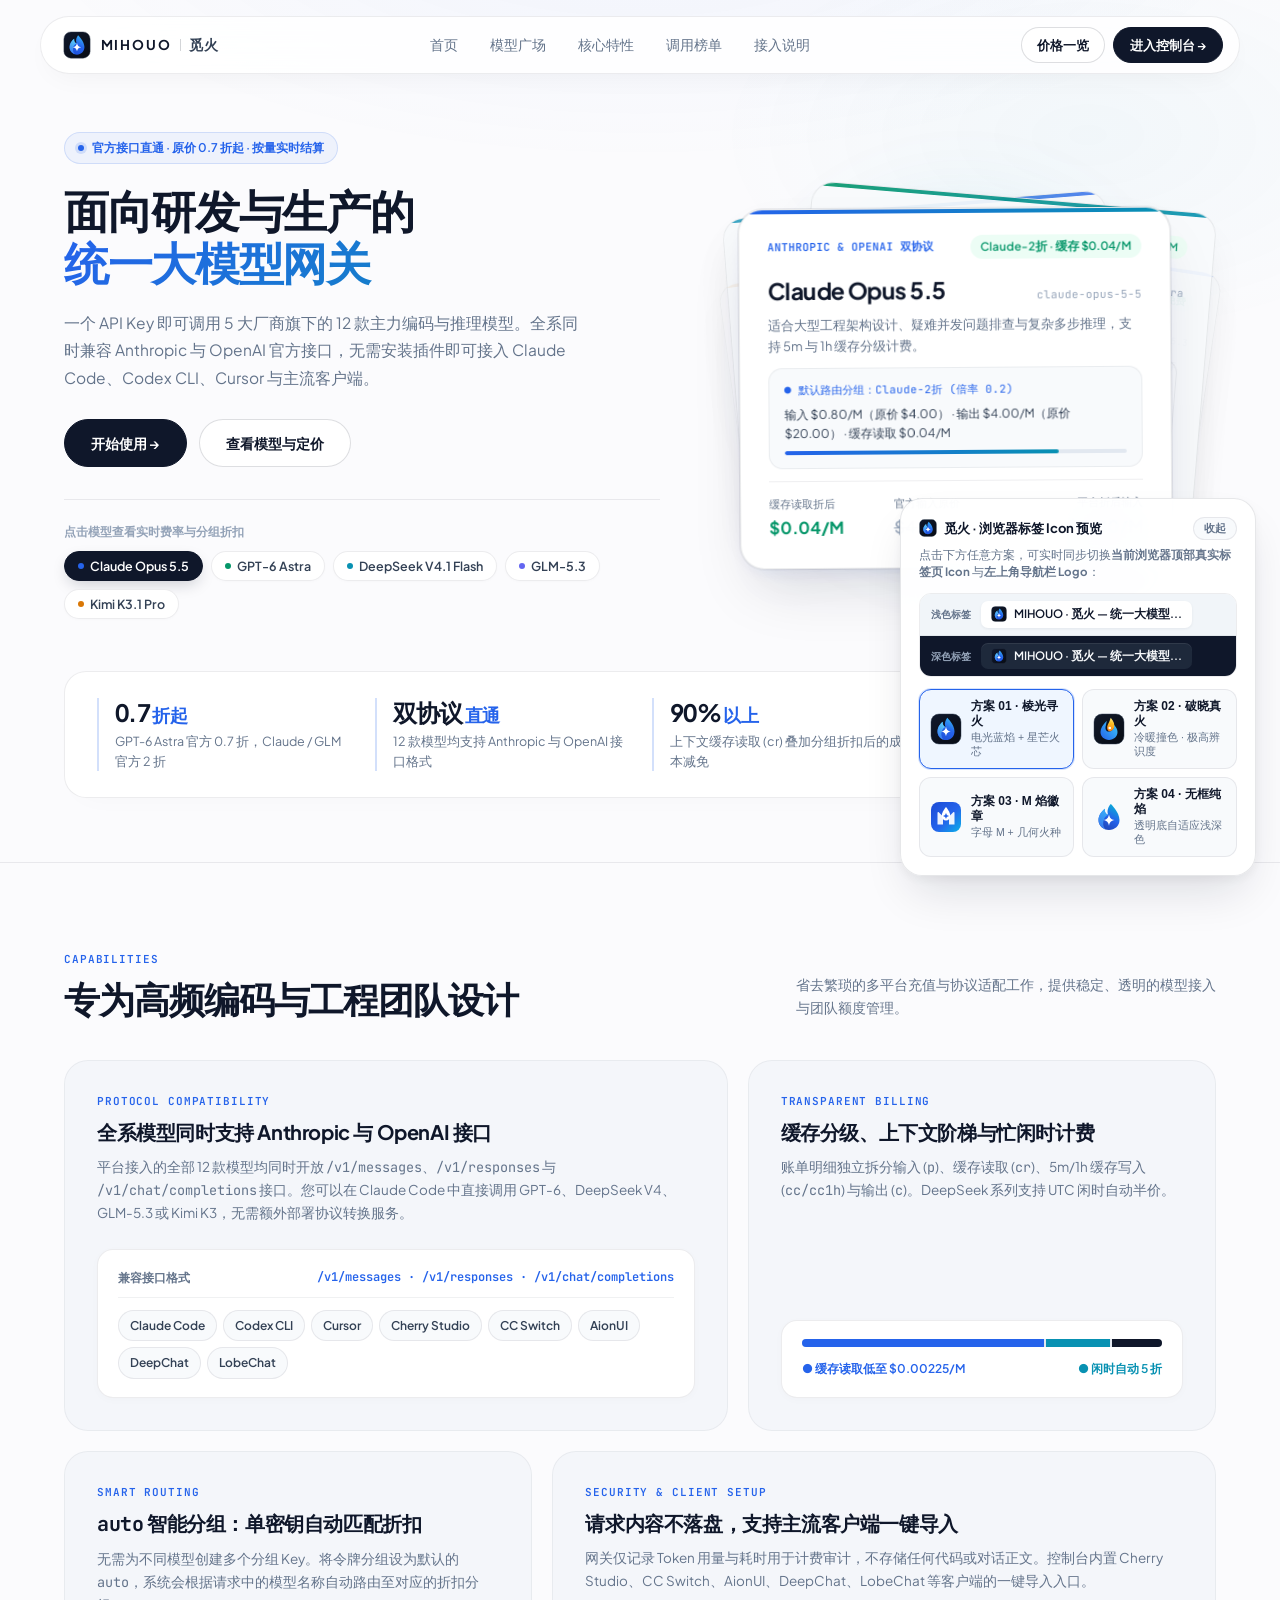
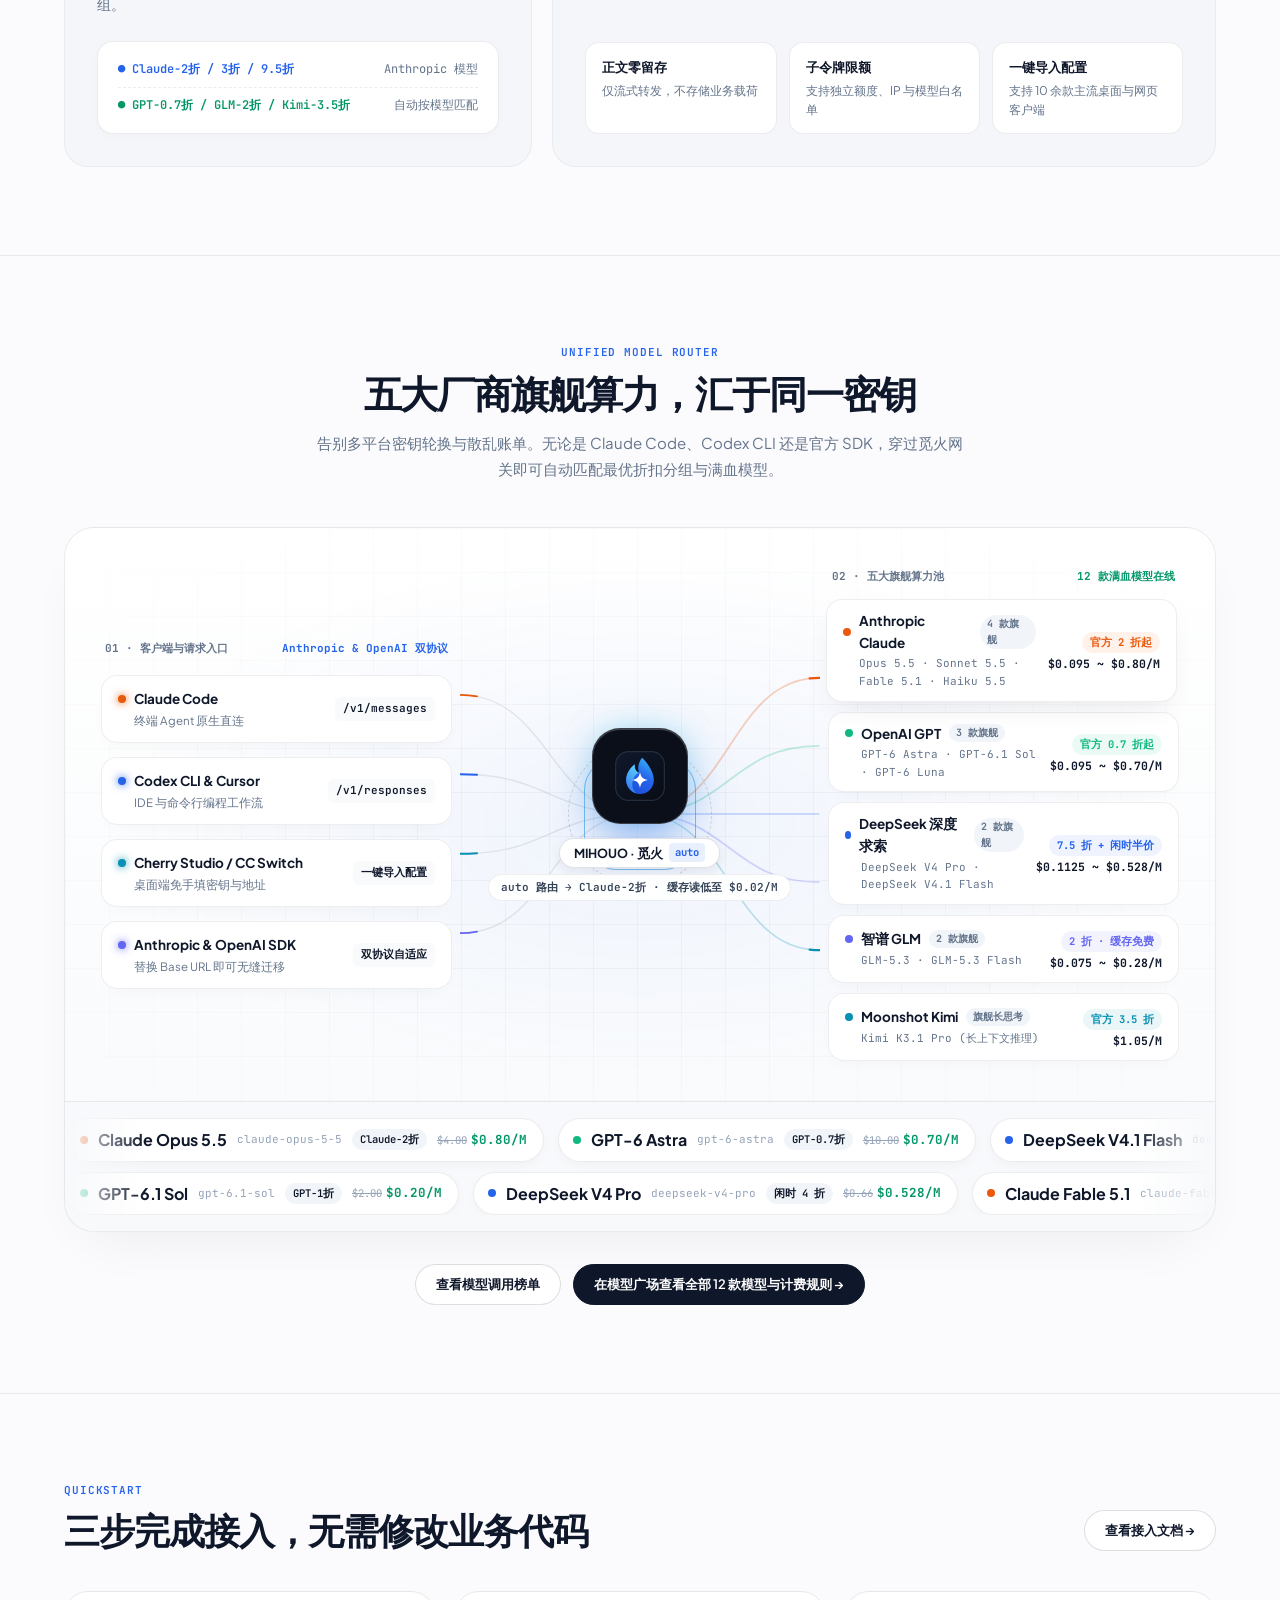
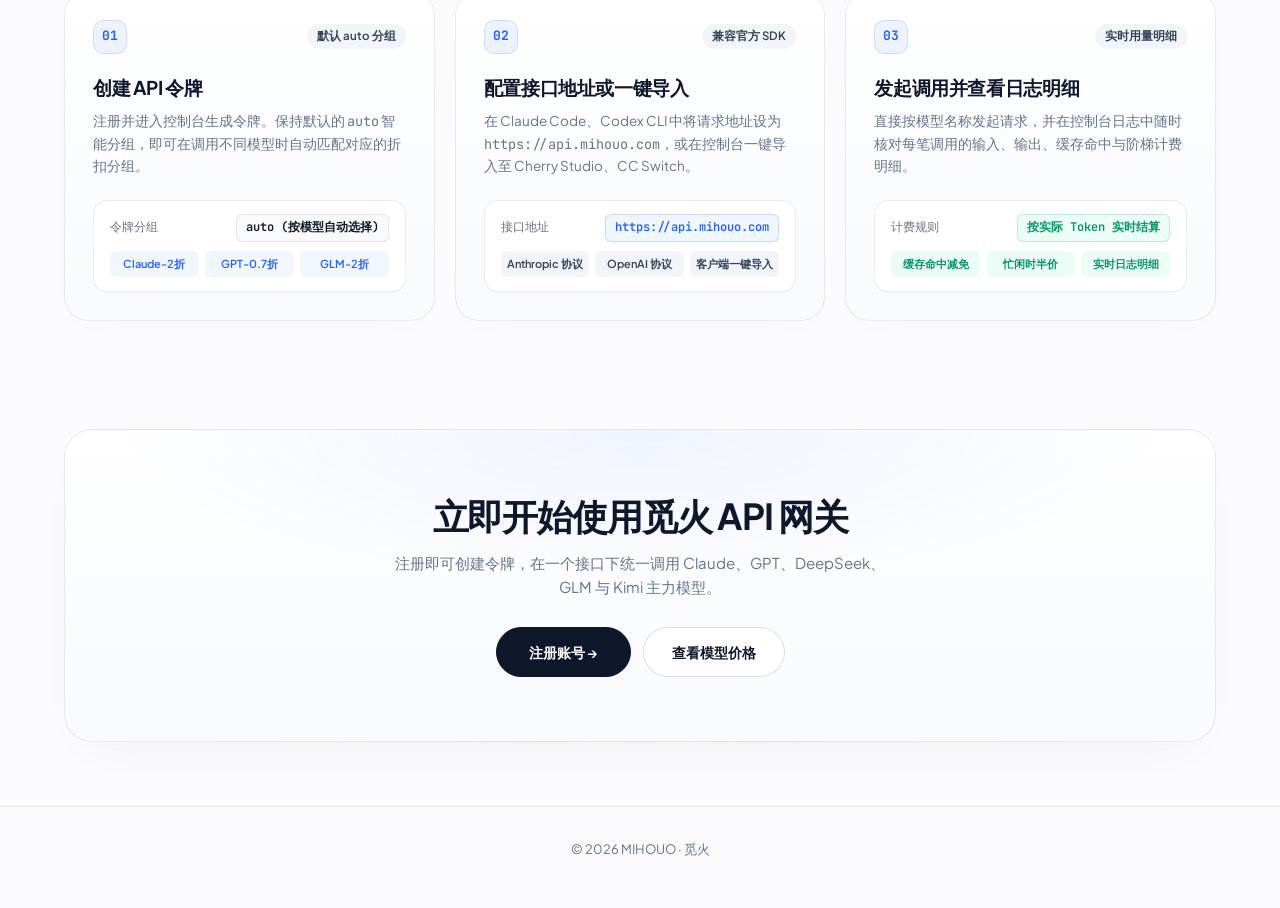
<file: home-style-showcase.html>
<!DOCTYPE html>
<html lang="zh-CN">
<head>
  <meta charset="UTF-8" />
  <meta name="viewport" content="width=device-width, initial-scale=1.0" />
  <title>MIHOUO · 觅火 — 统一大模型 API 网关</title>
  <link
    id="site-favicon"
    rel="icon"
    type="image/svg+xml"
    href="data:image/svg+xml,%3Csvg xmlns='http://www.w3.org/2000/svg' viewBox='0 0 64 64' fill='none'%3E%3Cdefs%3E%3ClinearGradient id='bg' x1='8' y1='6' x2='56' y2='58' gradientUnits='userSpaceOnUse'%3E%3Cstop offset='0%25' stop-color='%230F172A'/%3E%3Cstop offset='100%25' stop-color='%23090D16'/%3E%3C/linearGradient%3E%3ClinearGradient id='flameMain' x1='18' y1='52' x2='45' y2='10' gradientUnits='userSpaceOnUse'%3E%3Cstop offset='0%25' stop-color='%231D4ED8'/%3E%3Cstop offset='52%25' stop-color='%232563EB'/%3E%3Cstop offset='100%25' stop-color='%2338BDF8'/%3E%3C/linearGradient%3E%3ClinearGradient id='flameWing' x1='16' y1='48' x2='34' y2='20' gradientUnits='userSpaceOnUse'%3E%3Cstop offset='0%25' stop-color='%233B82F6'/%3E%3Cstop offset='100%25' stop-color='%2367E8F9'/%3E%3C/linearGradient%3E%3C/defs%3E%3Crect x='2' y='2' width='60' height='60' rx='16' fill='url(%23bg)' stroke='%23334155' stroke-width='1.5' stroke-opacity='0.6'/%3E%3Cpath d='M34.5 9.5C34.5 9.5 49 22.8 49 36.8C49 46.8 41.4 54 32 54C22.6 54 15 46.8 15 36.8C15 28.6 20.2 21.8 25.5 17.5C24.8 22.8 27.2 26.5 30.8 27.8C28.4 20.8 30.8 14.2 34.5 9.5Z' fill='url(%23flameMain)'/%3E%3Cpath d='M25.5 17.5C20.2 21.8 15 28.6 15 36.8C15 44.5 20.1 50.8 27.2 53.1C22.8 49.2 21.2 42.5 23.8 35.8C25.6 31.2 28.6 28.8 30.8 27.8C27.2 26.5 24.8 22.8 25.5 17.5Z' fill='url(%23flameWing)' opacity='0.88'/%3E%3Cpath d='M32 27.5C33.4 33.8 35.2 35.6 41.5 37C35.2 38.4 33.4 40.2 32 46.5C30.6 40.2 28.8 38.4 22.5 37C28.8 35.6 30.6 33.8 32 27.5Z' fill='%23FFFFFF'/%3E%3C/svg%3E"
  />
  <link rel="preconnect" href="https://fonts.googleapis.com" />
  <link rel="preconnect" href="https://fonts.gstatic.com" crossorigin />
  <link
    href="https://fonts.googleapis.com/css2?family=JetBrains+Mono:wght@400;500;600&family=Plus+Jakarta+Sans:wght@400;500;600;700&display=swap"
    rel="stylesheet"
  />
  <style>
    /* ==========================================================================
       MIHOUO · 觅火 — Clean Light Design System
       ========================================================================== */
    :root {
      --bg-page: #FBFBFD;
      --bg-subtle: #F4F6FA;
      --bg-card: #FFFFFF;
      --ink-950: #0F172A;
      --ink-700: #334155;
      --ink-500: #64748B;
      --ink-400: #94A3B8;
      --border-hairline: rgba(15, 23, 42, 0.08);
      --border-strong: rgba(15, 23, 42, 0.14);
      --accent-blue: #2563EB;
      --accent-cyan: #0891B2;
      --accent-emerald: #059669;

      --font-sans: 'Plus Jakarta Sans', -apple-system, BlinkMacSystemFont, 'PingFang SC', 'Hiragino Sans GB', 'Microsoft YaHei', sans-serif;
      --font-mono: 'JetBrains Mono', ui-monospace, SFMono-Regular, Menlo, monospace;

      --ease-out: cubic-bezier(0.16, 1, 0.3, 1);
      --ease-spring: cubic-bezier(0.22, 1, 0.36, 1);
    }

    * {
      box-sizing: border-box;
      margin: 0;
      padding: 0;
    }

    html {
      scroll-behavior: smooth;
      -webkit-font-smoothing: antialiased;
      -moz-osx-font-smoothing: grayscale;
    }

    body {
      font-family: var(--font-sans);
      background-color: var(--bg-page);
      color: var(--ink-950);
      line-height: 1.6;
      overflow-x: hidden;
    }

    .ambient-backdrop {
      position: fixed;
      inset: 0;
      pointer-events: none;
      z-index: 0;
      background:
        radial-gradient(ellipse 70% 40% at 50% -10%, rgba(37, 99, 235, 0.05), transparent 70%),
        radial-gradient(ellipse 45% 35% at 85% 15%, rgba(8, 145, 178, 0.04), transparent 65%);
    }

    .page-shell {
      position: relative;
      z-index: 1;
    }

    .container {
      max-width: 1200px;
      margin: 0 auto;
      padding: 0 24px;
    }

    /* ==========================================================================
       FLOATING HEADER
       ========================================================================== */
    .b-header {
      position: fixed;
      top: 16px;
      left: 50%;
      transform: translateX(-50%);
      z-index: 100;
      width: min(1200px, calc(100% - 48px));
      height: 58px;
      padding: 0 16px 0 22px;
      border-radius: 9999px;
      background: rgba(255, 255, 255, 0.86);
      backdrop-filter: blur(20px) saturate(180%);
      -webkit-backdrop-filter: blur(20px) saturate(180%);
      border: 1px solid var(--border-hairline);
      box-shadow: 0 10px 30px -12px rgba(15, 23, 42, 0.06);
      display: flex;
      align-items: center;
      justify-content: space-between;
    }

    .brand-lockup {
      display: inline-flex;
      align-items: center;
      gap: 10px;
      text-decoration: none;
      color: var(--ink-950);
    }

    .brand-wordmark {
      display: flex;
      align-items: center;
      gap: 8px;
    }

    .brand-en {
      font-size: 13.5px;
      font-weight: 700;
      letter-spacing: 0.14em;
    }

    .brand-sep {
      width: 1px;
      height: 12px;
      background: rgba(15, 23, 42, 0.18);
    }

    .brand-cn {
      font-size: 13.5px;
      font-weight: 600;
      letter-spacing: 0.04em;
      color: var(--ink-700);
    }

    .nav-center {
      display: flex;
      align-items: center;
      gap: 4px;
    }

    @media (max-width: 860px) {
      .nav-center { display: none; }
    }

    .nav-item {
      padding: 6px 14px;
      border-radius: 9999px;
      font-size: 13.5px;
      font-weight: 500;
      color: var(--ink-500);
      text-decoration: none;
      transition: color 0.2s ease, background 0.2s ease;
    }

    .nav-item:hover {
      color: var(--ink-950);
      background: rgba(15, 23, 42, 0.04);
    }

    .nav-right {
      display: flex;
      align-items: center;
      gap: 8px;
    }

    .btn-primary {
      display: inline-flex;
      align-items: center;
      justify-content: center;
      gap: 8px;
      padding: 9px 20px;
      border-radius: 9999px;
      background: var(--ink-950);
      color: #FFFFFF;
      font-size: 13px;
      font-weight: 600;
      text-decoration: none;
      border: 1px solid var(--ink-950);
      transition: transform 0.2s var(--ease-spring), box-shadow 0.2s ease, background 0.2s ease;
      cursor: pointer;
      white-space: nowrap;
    }

    .btn-primary:hover {
      transform: translateY(-1px);
      background: #1E293B;
      box-shadow: 0 10px 24px -8px rgba(15, 23, 42, 0.25);
    }

    .btn-outline {
      display: inline-flex;
      align-items: center;
      justify-content: center;
      gap: 8px;
      padding: 9px 20px;
      border-radius: 9999px;
      background: #FFFFFF;
      color: var(--ink-950);
      font-size: 13px;
      font-weight: 600;
      text-decoration: none;
      border: 1px solid var(--border-strong);
      transition: all 0.2s ease;
      cursor: pointer;
      white-space: nowrap;
    }

    .btn-outline:hover {
      border-color: var(--ink-950);
      background: #F8FAFC;
      transform: translateY(-1px);
    }

    /* ==========================================================================
       ACT 01: HERO SECTION (Strict Line-Break & Alignment Control)
       ========================================================================== */
    .hero-section {
      padding: 132px 0 64px;
    }

    .hero-grid {
      display: grid;
      grid-template-columns: 1.08fr 0.92fr;
      align-items: center;
      gap: 48px;
    }

    @media (max-width: 980px) {
      .hero-grid {
        grid-template-columns: 1fr;
        text-align: center;
      }
    }

    .hero-badge {
      display: inline-flex;
      align-items: center;
      gap: 8px;
      padding: 5px 13px;
      border-radius: 9999px;
      background: rgba(37, 99, 235, 0.06);
      border: 1px solid rgba(37, 99, 235, 0.15);
      color: var(--accent-blue);
      font-size: 12px;
      font-weight: 600;
      margin-bottom: 20px;
    }

    .badge-pulse {
      width: 6px;
      height: 6px;
      border-radius: 50%;
      background: var(--accent-blue);
      box-shadow: 0 0 0 3px rgba(37, 99, 235, 0.15);
    }

    /* Controlled font-size & nowrap lines so it NEVER orphans a character */
    .hero-title {
      font-size: clamp(2.2rem, 3.5vw, 3.25rem);
      font-weight: 700;
      line-height: 1.18;
      letter-spacing: -0.03em;
      color: var(--ink-950);
      margin-bottom: 20px;
    }

    .hero-title-line {
      display: block;
      white-space: nowrap;
    }

    @media (max-width: 520px) {
      .hero-title-line { white-space: normal; }
    }

    .hero-title-accent {
      background: linear-gradient(135deg, #2563EB 0%, #0891B2 100%);
      -webkit-background-clip: text;
      -webkit-text-fill-color: transparent;
    }

    .hero-lead {
      font-size: 15.5px;
      line-height: 1.75;
      color: var(--ink-500);
      max-width: 520px;
      margin-bottom: 28px;
    }

    @media (max-width: 980px) {
      .hero-lead { margin-left: auto; margin-right: auto; }
    }

    .hero-actions {
      display: flex;
      align-items: center;
      gap: 12px;
      flex-wrap: wrap;
    }

    @media (max-width: 980px) {
      .hero-actions { justify-content: center; }
    }

    .hero-actions .btn-primary,
    .hero-actions .btn-outline {
      padding: 12px 26px;
      font-size: 14px;
    }

    /* Interactive Model Selector */
    .deck-selector {
      margin-top: 32px;
      padding-top: 22px;
      border-top: 1px solid var(--border-hairline);
    }

    .deck-label {
      font-size: 12px;
      font-weight: 600;
      color: var(--ink-400);
      margin-bottom: 10px;
    }

    .deck-chips {
      display: flex;
      gap: 8px;
      flex-wrap: wrap;
    }

    @media (max-width: 980px) {
      .deck-chips { justify-content: center; }
    }

    .model-chip {
      appearance: none;
      border: 1px solid var(--border-hairline);
      background: #FFFFFF;
      color: var(--ink-700);
      padding: 6px 13px;
      border-radius: 9999px;
      font-family: var(--font-sans);
      font-size: 12.5px;
      font-weight: 600;
      cursor: pointer;
      display: inline-flex;
      align-items: center;
      gap: 6px;
      transition: all 0.2s var(--ease-out);
      box-shadow: 0 1px 3px rgba(15, 23, 42, 0.02);
    }

    .model-chip:hover {
      border-color: var(--ink-950);
      color: var(--ink-950);
    }

    .model-chip.active {
      background: var(--ink-950);
      color: #FFFFFF;
      border-color: var(--ink-950);
      box-shadow: 0 6px 16px -4px rgba(15, 23, 42, 0.22);
    }

    .chip-dot {
      width: 6px;
      height: 6px;
      border-radius: 50%;
    }

    /* Right Column: Zero-Intersection 120fps Spring Fanned Card Deck */
    .stage-3d {
      position: relative;
      height: 430px;
      display: flex;
      align-items: center;
      justify-content: center;
      user-select: none;
    }

    .aurora-glow {
      position: absolute;
      width: 400px;
      height: 400px;
      border-radius: 50%;
      background: radial-gradient(circle, rgba(37, 99, 235, 0.16) 0%, rgba(8, 145, 178, 0.10) 45%, transparent 72%);
      filter: blur(36px);
      transition: background 0.5s ease;
      pointer-events: none;
    }

    .monolith-stack {
      position: relative;
      width: min(432px, 100%);
      height: 360px;
    }

    .deck-card {
      position: absolute;
      inset: 0;
      border-radius: 24px;
      background: #FFFFFF;
      border: 1px solid rgba(15, 23, 42, 0.085);
      box-shadow:
        0 24px 48px -14px rgba(15, 23, 42, 0.10),
        0 4px 12px -4px rgba(15, 23, 42, 0.04);
      padding: 26px 28px;
      display: flex;
      flex-direction: column;
      justify-content: space-between;
      transform-origin: 50% 75%;
      will-change: transform, opacity;
      overflow: hidden;
      backface-visibility: hidden;
      -webkit-backface-visibility: hidden;
    }

    .deck-card[data-active="true"] {
      box-shadow:
        0 30px 64px -16px rgba(15, 23, 42, 0.14),
        0 8px 20px -6px rgba(37, 99, 235, 0.07),
        0 0 0 1px rgba(15, 23, 42, 0.08);
      cursor: default;
    }

    .deck-card[data-active="false"] {
      background: #F8FAFC;
      cursor: pointer;
    }

    /* Top color accent bar per model */
    .deck-card-accent {
      position: absolute;
      top: 0;
      left: 0;
      right: 0;
      height: 4px;
    }

    /* Inner progress bar animation when active */
    .card-rate-bar-fill {
      height: 100%;
      border-radius: 999px;
      transform-origin: left center;
      transition: transform 0.55s cubic-bezier(0.16, 1, 0.3, 1);
      transform: scaleX(0.35);
    }

    .deck-card[data-active="true"] .card-rate-bar-fill {
      transform: scaleX(1);
    }

    .monolith-stream-box {
      padding: 13px 15px;
      border-radius: 14px;
      background: #F8FAFC;
      border: 1px solid rgba(15, 23, 42, 0.06);
      font-size: 12.5px;
      line-height: 1.6;
      color: var(--ink-700);
    }

    .monolith-thinking {
      font-family: var(--font-mono);
      font-size: 11px;
      color: var(--accent-blue);
      margin-bottom: 5px;
      display: flex;
      align-items: center;
      gap: 6px;
    }

    /* Trust Ribbon below Hero (4 Equal Columns) */
    .trust-ribbon {
      margin-top: 52px;
      padding: 26px 32px;
      border-radius: 22px;
      background: #FFFFFF;
      border: 1px solid var(--border-hairline);
      box-shadow: 0 12px 30px -18px rgba(15, 23, 42, 0.04);
      display: grid;
      grid-template-columns: repeat(4, 1fr);
      gap: 24px;
    }

    @media (max-width: 920px) {
      .trust-ribbon { grid-template-columns: repeat(2, 1fr); }
    }
    @media (max-width: 520px) {
      .trust-ribbon { grid-template-columns: 1fr; }
    }

    .trust-cell {
      padding-left: 16px;
      border-left: 2px solid rgba(37, 99, 235, 0.2);
      display: flex;
      flex-direction: column;
      justify-content: center;
    }

    .trust-val {
      font-size: 24px;
      font-weight: 700;
      letter-spacing: -0.025em;
      color: var(--ink-950);
      font-variant-numeric: tabular-nums;
      line-height: 1.2;
    }

    .trust-val span {
      color: var(--accent-blue);
      font-size: 18px;
      margin-left: 2px;
    }

    .trust-label {
      font-size: 12.5px;
      color: var(--ink-500);
      margin-top: 4px;
    }

    /* ==========================================================================
       SHARED SECTION HEADERS
       ========================================================================== */
    .section-block {
      padding: 88px 0;
      border-top: 1px solid var(--border-hairline);
    }

    .section-head {
      display: flex;
      align-items: flex-end;
      justify-content: space-between;
      gap: 24px;
      margin-bottom: 40px;
      flex-wrap: wrap;
    }

    .sec-kicker {
      font-family: var(--font-mono);
      font-size: 11px;
      font-weight: 600;
      letter-spacing: 0.08em;
      text-transform: uppercase;
      color: var(--accent-blue);
      margin-bottom: 8px;
    }

    .sec-title {
      font-size: clamp(1.75rem, 2.8vw, 2.35rem);
      font-weight: 700;
      letter-spacing: -0.03em;
      line-height: 1.2;
      color: var(--ink-950);
    }

    .sec-desc {
      font-size: 14px;
      color: var(--ink-500);
      max-width: 420px;
      line-height: 1.68;
    }

    /* ==========================================================================
       ACT 02: 12-COL BENTO CAPABILITIES
       ========================================================================== */
    .bento-grid {
      display: grid;
      grid-template-columns: repeat(12, 1fr);
      gap: 20px;
      align-items: stretch;
    }

    .bento-card {
      background: var(--bg-subtle);
      border-radius: 24px;
      padding: 32px;
      border: 1px solid rgba(15, 23, 42, 0.05);
      display: flex;
      flex-direction: column;
      justify-content: space-between;
      gap: 24px;
      transition: all 0.25s var(--ease-out);
    }

    .bento-card:hover {
      background: #EEF2F8;
      transform: translateY(-2px);
      box-shadow: 0 18px 40px -18px rgba(15, 23, 42, 0.06);
    }

    .span-7 { grid-column: span 7; }
    .span-5 { grid-column: span 5; }

    @media (max-width: 920px) {
      .span-7, .span-5 { grid-column: span 12; }
    }

    .bento-card-title {
      font-size: 20px;
      font-weight: 700;
      letter-spacing: -0.02em;
      color: var(--ink-950);
      margin-bottom: 8px;
    }

    .bento-card-desc {
      font-size: 13.5px;
      line-height: 1.7;
      color: var(--ink-500);
    }

    .bento-widget {
      background: #FFFFFF;
      border-radius: 16px;
      padding: 18px 20px;
      border: 1px solid var(--border-hairline);
      box-shadow: 0 2px 10px rgba(15, 23, 42, 0.02);
    }

    .eco-flow {
      display: flex;
      align-items: center;
      justify-content: space-between;
      gap: 12px;
      flex-wrap: wrap;
    }

    .eco-tags {
      display: flex;
      flex-wrap: wrap;
      gap: 6px;
    }

    .eco-tag {
      padding: 5px 11px;
      border-radius: 9999px;
      background: #F8FAFC;
      border: 1px solid var(--border-hairline);
      font-size: 12px;
      font-weight: 600;
      color: var(--ink-700);
    }

    .eco-hub {
      padding: 6px 14px;
      border-radius: 9999px;
      background: var(--accent-blue);
      color: #FFFFFF;
      font-family: var(--font-mono);
      font-size: 12px;
      font-weight: 600;
      white-space: nowrap;
    }

    .ledger-track {
      height: 8px;
      border-radius: 999px;
      background: #E2E8F0;
      display: flex;
      overflow: hidden;
      gap: 2px;
      margin-bottom: 12px;
    }

    .seg-cache { width: 68%; background: var(--accent-blue); }
    .seg-think { width: 18%; background: var(--accent-cyan); }
    .seg-io { width: 14%; background: var(--ink-950); }

    .ledger-legend {
      display: flex;
      justify-content: space-between;
      font-size: 12px;
      color: var(--ink-500);
    }

    .sec-grid-3 {
      display: grid;
      grid-template-columns: repeat(3, 1fr);
      gap: 12px;
    }

    @media (max-width: 640px) {
      .sec-grid-3 { grid-template-columns: 1fr; }
    }

    .sec-box {
      background: #FFFFFF;
      border-radius: 14px;
      padding: 14px 16px;
      border: 1px solid var(--border-hairline);
    }

    .sec-box-title {
      font-size: 13px;
      font-weight: 700;
      color: var(--ink-950);
      margin-bottom: 3px;
    }

    .sec-box-sub {
      font-size: 12px;
      color: var(--ink-500);
    }

    /* ==========================================================================
       ACT 03: 12 REAL MODELS & SEGMENTED VENDOR FILTER BAR
       ========================================================================== */
    .filter-capsule-bar {
      display: inline-flex;
      align-items: center;
      padding: 4px;
      border-radius: 9999px;
      background: #F1F5F9;
      border: 1px solid rgba(15, 23, 42, 0.075);
      gap: 4px;
      flex-wrap: wrap;
    }

    .filter-pill-btn {
      appearance: none;
      border: none;
      background: transparent;
      color: var(--ink-500);
      font-family: var(--font-sans);
      font-size: 13px;
      font-weight: 600;
      padding: 7px 15px;
      border-radius: 9999px;
      cursor: pointer;
      display: inline-flex;
      align-items: center;
      gap: 6px;
      transition: all 0.2s var(--ease-out);
    }

    /* ==========================================================================
       ACT 03: AI GATEWAY CONVERGENCE & SMART ROUTING STAGE
       ========================================================================== */
    @keyframes mihouo-beam-flow {
      from { stroke-dashoffset: 240; }
      to { stroke-dashoffset: 0; }
    }
    @keyframes mihouo-radar-ring {
      0% { transform: scale(0.78); opacity: 0.75; }
      100% { transform: scale(1.68); opacity: 0; }
    }
    @keyframes mihouo-orbit-spin {
      to { transform: rotate(360deg); }
    }
    @keyframes mihouo-marquee-left {
      from { transform: translate3d(0, 0, 0); }
      to { transform: translate3d(-50%, 0, 0); }
    }
    @keyframes mihouo-marquee-right {
      from { transform: translate3d(-50%, 0, 0); }
      to { transform: translate3d(0, 0, 0); }
    }

    .router-stage-card {
      position: relative;
      overflow: hidden;
      border-radius: 30px;
      border: 1px solid var(--border-hairline);
      background:
        radial-gradient(ellipse 65% 55% at 50% 42%, rgba(37, 99, 235, 0.06) 0%, transparent 70%),
        linear-gradient(180deg, #FFFFFF 0%, #F8FAFC 100%);
      box-shadow: 0 24px 60px -24px rgba(15, 23, 42, 0.07), inset 0 1px 0 #FFFFFF;
    }

    .router-grid-bg {
      position: absolute;
      inset: 0;
      pointer-events: none;
      background-image:
        linear-gradient(to right, rgba(15, 23, 42, 0.035) 1px, transparent 1px),
        linear-gradient(to bottom, rgba(15, 23, 42, 0.035) 1px, transparent 1px);
      background-size: 44px 44px;
      -webkit-mask-image: radial-gradient(ellipse 80% 70% at 50% 45%, #000 25%, transparent 90%);
      mask-image: radial-gradient(ellipse 80% 70% at 50% 45%, #000 25%, transparent 90%);
    }

    .router-topology-grid {
      position: relative;
      z-index: 10;
      display: grid;
      grid-template-columns: 4fr 4fr 4fr;
      align-items: center;
      padding: 40px 36px;
    }

    @media (max-width: 980px) {
      .router-topology-grid {
        grid-template-columns: 1fr;
        gap: 28px;
        padding: 28px 22px;
      }
      .router-svg-conduits { display: none; }
    }

    .router-node-card {
      display: flex;
      align-items: center;
      justify-content: space-between;
      gap: 12px;
      border-radius: 16px;
      border: 1px solid rgba(15, 23, 42, 0.07);
      background: rgba(255, 255, 255, 0.95);
      padding: 12px 16px;
      box-shadow: 0 8px 20px -10px rgba(15, 23, 42, 0.05);
      transition: all 0.25s var(--ease-out);
      text-decoration: none;
      color: inherit;
    }

    .router-cluster-card {
      cursor: pointer;
    }

    .router-cluster-card.active {
      transform: translateX(-2px);
      background: #FFFFFF;
      box-shadow: 0 12px 28px -10px rgba(15, 23, 42, 0.1);
    }

    .mihouo-beam-in {
      stroke-dasharray: 18 222;
      animation: mihouo-beam-flow 2.8s linear infinite;
    }

    .mihouo-beam-out {
      stroke-dasharray: 22 218;
      animation: mihouo-beam-flow 2.4s linear infinite;
    }

    .mihouo-radar-ring {
      animation: mihouo-radar-ring 3.2s cubic-bezier(0.2, 0.6, 0.3, 1) infinite;
    }

    .mihouo-radar-ring-delayed {
      animation: mihouo-radar-ring 3.2s cubic-bezier(0.2, 0.6, 0.3, 1) 1.6s infinite;
    }

    .mihouo-orbit-spin {
      animation: mihouo-orbit-spin 28s linear infinite;
    }

    .router-stream-bar {
      position: relative;
      z-index: 10;
      border-top: 1px solid rgba(15, 23, 42, 0.07);
      background: rgba(248, 250, 252, 0.85);
      padding: 16px 0;
    }

    .router-marquee-mask {
      overflow: hidden;
      -webkit-mask-image: linear-gradient(90deg, transparent 0%, #000 7%, #000 93%, transparent 100%);
      mask-image: linear-gradient(90deg, transparent 0%, #000 7%, #000 93%, transparent 100%);
    }

    .router-marquee-left {
      display: flex;
      width: max-content;
      animation: mihouo-marquee-left 42s linear infinite;
    }

    .router-marquee-right {
      display: flex;
      width: max-content;
      margin-top: 10px;
      animation: mihouo-marquee-right 46s linear infinite;
    }

    .router-marquee-mask:hover .router-marquee-left,
    .router-marquee-mask:hover .router-marquee-right {
      animation-play-state: paused;
    }

    .stream-capsule {
      display: inline-flex;
      align-items: center;
      gap: 10px;
      margin-right: 14px;
      padding: 8px 16px 8px 14px;
      border-radius: 9999px;
      border: 1px solid rgba(15, 23, 42, 0.08);
      background: rgba(255, 255, 255, 0.96);
      box-shadow: 0 4px 14px -4px rgba(15, 23, 42, 0.05);
      text-decoration: none;
      color: var(--ink-950);
      white-space: nowrap;
      transition: all 0.2s var(--ease-out);
    }

    .stream-capsule:hover {
      transform: translateY(-2px);
      border-color: rgba(37, 99, 235, 0.3);
      box-shadow: 0 10px 22px -6px rgba(37, 99, 235, 0.12);
    }

    /* ==========================================================================
       ACT 04: 3-STEP ONBOARDING CARDS
       ========================================================================== */
    .steps-prism-grid {
      display: grid;
      grid-template-columns: repeat(3, 1fr);
      gap: 20px;
      align-items: stretch;
    }

    @media (max-width: 920px) {
      .steps-prism-grid { grid-template-columns: 1fr; }
    }

    .step-prism-card {
      background: linear-gradient(180deg, #FFFFFF 0%, #F8FAFC 100%);
      border-radius: 24px;
      border: 1px solid var(--border-hairline);
      padding: 28px;
      box-shadow: 0 12px 32px -18px rgba(15, 23, 42, 0.04);
      display: flex;
      flex-direction: column;
      justify-content: space-between;
      gap: 22px;
      transition: transform 0.25s var(--ease-out), border-color 0.25s ease;
    }

    .step-prism-card:hover {
      transform: translateY(-3px);
      border-color: rgba(37, 99, 235, 0.25);
    }

    .step-card-top {
      display: flex;
      align-items: center;
      justify-content: space-between;
      margin-bottom: 18px;
    }

    .step-index-badge {
      display: inline-flex;
      align-items: center;
      gap: 10px;
    }

    .step-num-cube {
      width: 34px;
      height: 34px;
      border-radius: 10px;
      background: rgba(37, 99, 235, 0.08);
      border: 1px solid rgba(37, 99, 235, 0.16);
      color: var(--accent-blue);
      font-family: var(--font-mono);
      font-size: 13px;
      font-weight: 700;
      display: flex;
      align-items: center;
      justify-content: center;
    }

    .step-stage-tag {
      font-family: var(--font-mono);
      font-size: 11px;
      font-weight: 600;
      letter-spacing: 0.06em;
      color: var(--ink-400);
    }

    .step-time-pill {
      padding: 3px 10px;
      border-radius: 9999px;
      background: #F1F5F9;
      font-size: 11.5px;
      font-weight: 600;
      color: var(--ink-700);
    }

    .step-title {
      font-size: 19px;
      font-weight: 700;
      letter-spacing: -0.02em;
      color: var(--ink-950);
      margin-bottom: 8px;
    }

    .step-desc {
      font-size: 13.5px;
      line-height: 1.68;
      color: var(--ink-500);
      min-height: 68px;
    }

    .step-visual-preview {
      background: #FFFFFF;
      border-radius: 14px;
      border: 1px solid var(--border-hairline);
      padding: 14px 16px;
      display: flex;
      flex-direction: column;
      gap: 10px;
    }

    .step-kv-row {
      display: flex;
      align-items: center;
      justify-content: space-between;
      font-family: var(--font-mono);
      font-size: 12px;
      height: 26px;
    }

    .step-code-chip {
      padding: 3px 9px;
      border-radius: 6px;
      background: #F8FAFC;
      border: 1px solid rgba(15, 23, 42, 0.08);
      color: var(--ink-950);
      font-weight: 600;
      white-space: nowrap;
    }

    .step-scope-pills {
      display: grid;
      grid-template-columns: repeat(3, 1fr);
      gap: 6px;
    }

    .step-scope-pill {
      font-size: 11px;
      font-weight: 600;
      padding: 4px 6px;
      border-radius: 6px;
      background: rgba(37, 99, 235, 0.06);
      color: var(--accent-blue);
      white-space: nowrap;
      text-align: center;
    }

    /* ==========================================================================
       ACT 05: CTA BANNER & FOOTER
       ========================================================================== */
    .finale-banner {
      border-radius: 28px;
      background:
        radial-gradient(ellipse 65% 70% at 50% 0%, rgba(37, 99, 235, 0.07), transparent 70%),
        linear-gradient(180deg, #FFFFFF 0%, #F8FAFC 100%);
      border: 1px solid var(--border-hairline);
      box-shadow: 0 20px 48px -24px rgba(15, 23, 42, 0.06);
      padding: 64px 32px;
      text-align: center;
      margin-bottom: 64px;
    }

    .footer-bar {
      border-top: 1px solid var(--border-hairline);
      padding: 32px 0 48px;
      font-size: 13px;
      color: var(--ink-500);
    }

    .footer-inner {
      display: flex;
      align-items: center;
      justify-content: space-between;
      flex-wrap: wrap;
      gap: 16px;
    }

    .footer-links {
      display: flex;
      gap: 24px;
      flex-wrap: wrap;
    }

    .footer-links a {
      color: var(--ink-500);
      text-decoration: none;
      transition: color 0.2s ease;
    }

    .footer-links a:hover {
      color: var(--ink-950);
    }

    /* ==========================================================================
       FLOATING FAVICON & BRAND ICON STUDIO (Interactive Preview Switcher)
       ========================================================================== */
    .favicon-studio {
      position: fixed;
      right: 24px;
      bottom: 24px;
      z-index: 200;
      width: 356px;
      background: rgba(255, 255, 255, 0.94);
      backdrop-filter: blur(20px) saturate(180%);
      -webkit-backdrop-filter: blur(20px) saturate(180%);
      border: 1px solid rgba(15, 23, 42, 0.1);
      border-radius: 22px;
      box-shadow:
        0 24px 48px -12px rgba(15, 23, 42, 0.14),
        0 4px 12px rgba(15, 23, 42, 0.05),
        inset 0 1px 0 #FFFFFF;
      padding: 18px;
      transition: transform 0.28s var(--ease-out), opacity 0.25s ease;
    }

    .favicon-studio.collapsed {
      width: auto;
      padding: 8px 14px;
      border-radius: 9999px;
    }

    .favicon-studio.collapsed .studio-body {
      display: none;
    }

    .studio-head {
      display: flex;
      align-items: center;
      justify-content: space-between;
      gap: 10px;
    }

    .studio-title {
      font-size: 13px;
      font-weight: 700;
      color: var(--ink-950);
      display: flex;
      align-items: center;
      gap: 7px;
    }

    .studio-toggle-btn {
      appearance: none;
      border: 1px solid rgba(15, 23, 42, 0.08);
      background: #F8FAFC;
      color: var(--ink-500);
      border-radius: 9999px;
      padding: 3px 10px;
      font-size: 11px;
      font-weight: 600;
      cursor: pointer;
      transition: all 0.18s ease;
    }

    .studio-toggle-btn:hover {
      color: var(--ink-950);
      border-color: rgba(15, 23, 42, 0.18);
    }

    .studio-tab-mock {
      margin-top: 13px;
      border-radius: 12px;
      overflow: hidden;
      border: 1px solid rgba(15, 23, 42, 0.08);
    }

    .mock-browser-bar {
      display: flex;
      align-items: center;
      gap: 8px;
      padding: 7px 11px;
      font-size: 11.5px;
      font-weight: 600;
    }

    .mock-browser-bar.light {
      background: #F1F5F9;
      color: #0F172A;
      border-bottom: 1px solid rgba(15, 23, 42, 0.06);
    }

    .mock-browser-bar.dark {
      background: #0F172A;
      color: #F8FAFC;
    }

    .mock-tab-pill {
      display: inline-flex;
      align-items: center;
      gap: 7px;
      padding: 4px 10px;
      border-radius: 7px;
      max-width: 240px;
      white-space: nowrap;
      overflow: hidden;
      text-overflow: ellipsis;
    }

    .mock-browser-bar.light .mock-tab-pill {
      background: #FFFFFF;
      box-shadow: 0 1px 3px rgba(15, 23, 42, 0.06);
    }

    .mock-browser-bar.dark .mock-tab-pill {
      background: #1E293B;
      box-shadow: inset 0 1px 0 rgba(255, 255, 255, 0.08);
    }

    .studio-options-grid {
      display: grid;
      grid-template-columns: repeat(2, 1fr);
      gap: 8px;
      margin-top: 12px;
    }

    .studio-opt-btn {
      appearance: none;
      background: #F8FAFC;
      border: 1px solid rgba(15, 23, 42, 0.08);
      border-radius: 12px;
      padding: 9px 10px;
      display: flex;
      align-items: center;
      gap: 9px;
      cursor: pointer;
      text-align: left;
      transition: all 0.2s var(--ease-out);
    }

    .studio-opt-btn:hover {
      background: #FFFFFF;
      border-color: rgba(37, 99, 235, 0.3);
    }

    .studio-opt-btn.active {
      background: #EFF6FF;
      border-color: var(--accent-blue);
      box-shadow: 0 0 0 1px rgba(37, 99, 235, 0.18);
    }

    .studio-opt-name {
      font-size: 12px;
      font-weight: 700;
      color: var(--ink-950);
      line-height: 1.25;
    }

    .studio-opt-sub {
      font-size: 10.5px;
      color: var(--ink-500);
      margin-top: 2px;
    }
  </style>
</head>
<body>
  <div class="ambient-backdrop" aria-hidden="true"></div>

  <div class="page-shell">
    <!-- ======================================================================
         TOP FLOATING HEADER
         ====================================================================== -->
    <header class="b-header">
      <a href="#top" class="brand-lockup">
        <span id="header-brand-icon" style="display: inline-flex; width: 28px; height: 28px; flex-shrink: 0;">
          <svg viewBox="0 0 64 64" width="28" height="28" fill="none" xmlns="http://www.w3.org/2000/svg">
            <defs>
              <linearGradient id="hdrBg" x1="8" y1="6" x2="56" y2="58" gradientUnits="userSpaceOnUse">
                <stop offset="0%" stop-color="#0F172A"/>
                <stop offset="100%" stop-color="#090D16"/>
              </linearGradient>
              <linearGradient id="hdrFlameMain" x1="18" y1="52" x2="45" y2="10" gradientUnits="userSpaceOnUse">
                <stop offset="0%" stop-color="#1D4ED8"/>
                <stop offset="52%" stop-color="#2563EB"/>
                <stop offset="100%" stop-color="#38BDF8"/>
              </linearGradient>
              <linearGradient id="hdrFlameWing" x1="16" y1="48" x2="34" y2="20" gradientUnits="userSpaceOnUse">
                <stop offset="0%" stop-color="#3B82F6"/>
                <stop offset="100%" stop-color="#67E8F9"/>
              </linearGradient>
            </defs>
            <rect x="2" y="2" width="60" height="60" rx="16" fill="url(#hdrBg)" stroke="#334155" stroke-width="1.5" stroke-opacity="0.6"/>
            <path d="M34.5 9.5C34.5 9.5 49 22.8 49 36.8C49 46.8 41.4 54 32 54C22.6 54 15 46.8 15 36.8C15 28.6 20.2 21.8 25.5 17.5C24.8 22.8 27.2 26.5 30.8 27.8C28.4 20.8 30.8 14.2 34.5 9.5Z" fill="url(#hdrFlameMain)"/>
            <path d="M25.5 17.5C20.2 21.8 15 28.6 15 36.8C15 44.5 20.1 50.8 27.2 53.1C22.8 49.2 21.2 42.5 23.8 35.8C25.6 31.2 28.6 28.8 30.8 27.8C27.2 26.5 24.8 22.8 25.5 17.5Z" fill="url(#hdrFlameWing)" opacity="0.88"/>
            <path d="M32 27.5C33.4 33.8 35.2 35.6 41.5 37C35.2 38.4 33.4 40.2 32 46.5C30.6 40.2 28.8 38.4 22.5 37C28.8 35.6 30.6 33.8 32 27.5Z" fill="#FFFFFF"/>
          </svg>
        </span>
        <div class="brand-wordmark">
          <span class="brand-en">MIHOUO</span>
          <span class="brand-sep"></span>
          <span class="brand-cn">觅火</span>
        </div>
      </a>

      <nav class="nav-center" aria-label="主导航">
        <a href="#top" class="nav-item">首页</a>
        <a href="#models" class="nav-item">模型广场</a>
        <a href="#architecture" class="nav-item">核心特性</a>
        <a href="#models" class="nav-item">调用榜单</a>
        <a href="#onboarding" class="nav-item">接入说明</a>
      </nav>

      <div class="nav-right">
        <a href="#models" class="btn-outline" style="padding: 7px 15px; font-size: 12.5px;">价格一览</a>
        <a href="#onboarding" class="btn-primary" style="padding: 7px 16px; font-size: 12.5px;">进入控制台 →</a>
      </div>
    </header>

    <!-- ======================================================================
         ACT 01: HERO SECTION
         ====================================================================== -->
    <section class="hero-section" id="top">
      <div class="container">
        <div class="hero-grid">
          <!-- Left Column -->
          <div>
            <div class="hero-badge">
              <span class="badge-pulse"></span>
              官方接口直通 · 原价 0.7 折起 · 按量实时结算
            </div>

            <h1 class="hero-title">
              <span class="hero-title-line">面向研发与生产的</span>
              <span class="hero-title-line hero-title-accent">统一大模型网关</span>
            </h1>

            <p class="hero-lead">
              一个 API Key 即可调用 5 大厂商旗下的 12 款主力编码与推理模型。全系同时兼容 Anthropic 与 OpenAI 官方接口，无需安装插件即可接入 Claude Code、Codex CLI、Cursor 与主流客户端。
            </p>

            <div class="hero-actions">
              <a href="#onboarding" class="btn-primary">开始使用 →</a>
              <a href="#models" class="btn-outline">查看模型与定价</a>
            </div>

            <div class="deck-selector">
              <div class="deck-label">点击模型查看实时费率与分组折扣</div>
              <div class="deck-chips" role="tablist">
                <button class="model-chip active" data-model="0">
                  <span class="chip-dot" style="background: #2563EB;"></span>
                  Claude Opus 5.5
                </button>
                <button class="model-chip" data-model="1">
                  <span class="chip-dot" style="background: #059669;"></span>
                  GPT-6 Astra
                </button>
                <button class="model-chip" data-model="2">
                  <span class="chip-dot" style="background: #0891B2;"></span>
                  DeepSeek V4.1 Flash
                </button>
                <button class="model-chip" data-model="3">
                  <span class="chip-dot" style="background: #6366F1;"></span>
                  GLM-5.3
                </button>
                <button class="model-chip" data-model="4">
                  <span class="chip-dot" style="background: #D97706;"></span>
                  Kimi K3.1 Pro
                </button>
              </div>
            </div>
          </div>

          <!-- Right Column: 5-Card Spring Fanned Deck -->
          <div class="stage-3d">
            <div class="aurora-glow" id="hero-aurora"></div>
            <div class="monolith-stack" id="monolith-stack" aria-live="polite">
              <!-- Populated dynamically with all 5 real model cards -->
            </div>
          </div>
        </div>

        <!-- 4-Column Key Facts Ribbon -->
        <div class="trust-ribbon">
          <div class="trust-cell">
            <div class="trust-val">0.7<span>折起</span></div>
            <div class="trust-label">GPT-6 Astra 官方 0.7 折，Claude / GLM 官方 2 折</div>
          </div>
          <div class="trust-cell">
            <div class="trust-val">双协议<span>直通</span></div>
            <div class="trust-label">12 款模型均支持 Anthropic 与 OpenAI 接口格式</div>
          </div>
          <div class="trust-cell">
            <div class="trust-val">90%<span>以上</span></div>
            <div class="trust-label">上下文缓存读取 (cr) 叠加分组折扣后的成本减免</div>
          </div>
          <div class="trust-cell">
            <div class="trust-val">Auto<span>分组</span></div>
            <div class="trust-label">单个令牌自动按模型名称匹配对应的最优折扣通道</div>
          </div>
        </div>
      </div>
    </section>

    <!-- ======================================================================
         ACT 02: CORE CAPABILITIES (12-Col Bento Grid)
         ====================================================================== -->
    <section class="section-block" id="architecture">
      <div class="container">
        <div class="section-head">
          <div>
            <div class="sec-kicker">CAPABILITIES</div>
            <h2 class="sec-title">专为高频编码与工程团队设计</h2>
          </div>
          <p class="sec-desc">
            省去繁琐的多平台充值与协议适配工作，提供稳定、透明的模型接入与团队额度管理。
          </p>
        </div>

        <div class="bento-grid">
          <!-- Card 1 (7 Cols) -->
          <div class="bento-card span-7">
            <div>
              <div class="sec-kicker" style="margin-bottom: 6px;">PROTOCOL COMPATIBILITY</div>
              <h3 class="bento-card-title">全系模型同时支持 Anthropic 与 OpenAI 接口</h3>
              <p class="bento-card-desc">
                平台接入的全部 12 款模型均同时开放 <code style="font-family: var(--font-mono);">/v1/messages</code>、<code style="font-family: var(--font-mono);">/v1/responses</code> 与 <code style="font-family: var(--font-mono);">/v1/chat/completions</code> 接口。您可以在 Claude Code 中直接调用 GPT-6、DeepSeek V4、GLM-5.3 或 Kimi K3，无需额外部署协议转换服务。
              </p>
            </div>

            <div class="bento-widget" style="display: flex; flex-direction: column; gap: 12px;">
              <div style="display: flex; align-items: center; justify-content: space-between; font-size: 12px; padding-bottom: 10px; border-bottom: 1px solid rgba(15, 23, 42, 0.06);">
                <span style="color: var(--ink-500); font-weight: 600;">兼容接口格式</span>
                <span style="font-family: var(--font-mono); color: var(--accent-blue); font-weight: 600;">/v1/messages · /v1/responses · /v1/chat/completions</span>
              </div>
              <div class="eco-tags">
                <span class="eco-tag">Claude Code</span>
                <span class="eco-tag">Codex CLI</span>
                <span class="eco-tag">Cursor</span>
                <span class="eco-tag">Cherry Studio</span>
                <span class="eco-tag">CC Switch</span>
                <span class="eco-tag">AionUI</span>
                <span class="eco-tag">DeepChat</span>
                <span class="eco-tag">LobeChat</span>
              </div>
            </div>
          </div>

          <!-- Card 2 (5 Cols) -->
          <div class="bento-card span-5">
            <div>
              <div class="sec-kicker" style="margin-bottom: 6px;">TRANSPARENT BILLING</div>
              <h3 class="bento-card-title">缓存分级、上下文阶梯与忙闲时计费</h3>
              <p class="bento-card-desc">
                账单明细独立拆分输入 (<code style="font-family: var(--font-mono);">p</code>)、缓存读取 (<code style="font-family: var(--font-mono);">cr</code>)、5m/1h 缓存写入 (<code style="font-family: var(--font-mono);">cc/cc1h</code>) 与输出 (<code style="font-family: var(--font-mono);">c</code>)。DeepSeek 系列支持 UTC 闲时自动半价。
              </p>
            </div>

            <div class="bento-widget">
              <div class="ledger-track">
                <div class="seg-cache"></div>
                <div class="seg-think"></div>
                <div class="seg-io"></div>
              </div>
              <div class="ledger-legend">
                <span style="color: var(--accent-blue); font-weight: 600;">● 缓存读取低至 $0.00225/M</span>
                <span style="color: var(--accent-cyan); font-weight: 600;">● 闲时自动 5 折</span>
              </div>
            </div>
          </div>

          <!-- Card 3 (5 Cols) -->
          <div class="bento-card span-5">
            <div>
              <div class="sec-kicker" style="margin-bottom: 6px;">SMART ROUTING</div>
              <h3 class="bento-card-title"><code style="font-family: var(--font-mono);">auto</code> 智能分组：单密钥自动匹配折扣</h3>
              <p class="bento-card-desc">
                无需为不同模型创建多个分组 Key。将令牌分组设为默认的 <code style="font-family: var(--font-mono);">auto</code>，系统会根据请求中的模型名称自动路由至对应的折扣分组。
              </p>
            </div>

            <div class="bento-widget" style="display: flex; flex-direction: column; gap: 8px; font-family: var(--font-mono); font-size: 12px;">
              <div style="display: flex; justify-content: space-between; align-items: center;">
                <span style="color: var(--accent-blue); font-weight: 600;">● Claude-2折 / 3折 / 9.5折</span>
                <span style="color: var(--ink-500);">Anthropic 模型</span>
              </div>
              <div style="display: flex; justify-content: space-between; align-items: center; padding-top: 8px; border-top: 1px dashed rgba(15,23,42,0.08);">
                <span style="color: var(--accent-emerald); font-weight: 600;">● GPT-0.7折 / GLM-2折 / Kimi-3.5折</span>
                <span style="color: var(--ink-500);">自动按模型匹配</span>
              </div>
            </div>
          </div>

          <!-- Card 4 (7 Cols) -->
          <div class="bento-card span-7">
            <div>
              <div class="sec-kicker" style="margin-bottom: 6px;">SECURITY &amp; CLIENT SETUP</div>
              <h3 class="bento-card-title">请求内容不落盘，支持主流客户端一键导入</h3>
              <p class="bento-card-desc">
                网关仅记录 Token 用量与耗时用于计费审计，不存储任何代码或对话正文。控制台内置 Cherry Studio、CC Switch、AionUI、DeepChat、LobeChat 等客户端的一键导入入口。
              </p>
            </div>

            <div class="sec-grid-3">
              <div class="sec-box">
                <div class="sec-box-title">正文零留存</div>
                <div class="sec-box-sub">仅流式转发，不存储业务载荷</div>
              </div>
              <div class="sec-box">
                <div class="sec-box-title">子令牌限额</div>
                <div class="sec-box-sub">支持独立额度、IP 与模型白名单</div>
              </div>
              <div class="sec-box">
                <div class="sec-box-title">一键导入配置</div>
                <div class="sec-box-sub">支持 10 余款主流桌面与网页客户端</div>
              </div>
            </div>
          </div>
        </div>
      </div>
    </section>

    <!-- ======================================================================
         ACT 03: AI GATEWAY CONVERGENCE & SMART ROUTING STAGE
         ====================================================================== -->
    <section class="section-block" id="models">
      <div class="container">
        <div style="text-align: center; margin-bottom: 44px;">
          <div class="sec-kicker" style="justify-content: center;">UNIFIED MODEL ROUTER</div>
          <h2 class="sec-title" style="font-size: clamp(1.85rem, 3vw, 2.6rem);">五大厂商旗舰算力，汇于同一密钥</h2>
          <p style="max-width: 650px; margin: 14px auto 0; font-size: 15px; line-height: 1.75; color: var(--ink-500);">
            告别多平台密钥轮换与散乱账单。无论是 Claude Code、Codex CLI 还是官方 SDK，穿过觅火网关即可自动匹配最优折扣分组与满血模型。
          </p>
        </div>

        <div class="router-stage-card" id="routerStage">
          <div class="router-grid-bg" aria-hidden="true"></div>

          <div class="router-topology-grid">
            <!-- Left Column: 4 Client & Protocol Entry Nodes -->
            <div style="display: flex; flex-direction: column; gap: 14px; padding-right: 8px;">
              <div style="display: flex; justify-content: space-between; padding: 0 4px 4px; font-family: var(--font-mono); font-size: 11px; font-weight: 700;">
                <span style="color: var(--ink-500);">01 · 客户端与请求入口</span>
                <span style="color: var(--accent-blue);">Anthropic &amp; OpenAI 双协议</span>
              </div>

              <div class="router-node-card">
                <div>
                  <div style="display: flex; align-items: center; gap: 8px; font-size: 13.5px; font-weight: 700;">
                    <span style="width: 8px; height: 8px; border-radius: 50%; background: #EA580C; box-shadow: 0 0 8px #EA580C;"></span>
                    Claude Code
                  </div>
                  <div style="font-size: 11.5px; color: var(--ink-500); padding-left: 16px; margin-top: 2px;">终端 Agent 原生直连</div>
                </div>
                <span class="m-ctx-pill" style="padding: 3px 8px; border-radius: 6px; background: #F8FAFC; font-family: var(--font-mono); font-size: 11px; font-weight: 600;">/v1/messages</span>
              </div>

              <div class="router-node-card">
                <div>
                  <div style="display: flex; align-items: center; gap: 8px; font-size: 13.5px; font-weight: 700;">
                    <span style="width: 8px; height: 8px; border-radius: 50%; background: #2563EB; box-shadow: 0 0 8px #2563EB;"></span>
                    Codex CLI &amp; Cursor
                  </div>
                  <div style="font-size: 11.5px; color: var(--ink-500); padding-left: 16px; margin-top: 2px;">IDE 与命令行编程工作流</div>
                </div>
                <span class="m-ctx-pill" style="padding: 3px 8px; border-radius: 6px; background: #F8FAFC; font-family: var(--font-mono); font-size: 11px; font-weight: 600;">/v1/responses</span>
              </div>

              <div class="router-node-card">
                <div>
                  <div style="display: flex; align-items: center; gap: 8px; font-size: 13.5px; font-weight: 700;">
                    <span style="width: 8px; height: 8px; border-radius: 50%; background: #0891B2; box-shadow: 0 0 8px #0891B2;"></span>
                    Cherry Studio / CC Switch
                  </div>
                  <div style="font-size: 11.5px; color: var(--ink-500); padding-left: 16px; margin-top: 2px;">桌面端免手填密钥与地址</div>
                </div>
                <span class="m-ctx-pill" style="padding: 3px 8px; border-radius: 6px; background: #F8FAFC; font-family: var(--font-mono); font-size: 11px; font-weight: 600;">一键导入配置</span>
              </div>

              <div class="router-node-card">
                <div>
                  <div style="display: flex; align-items: center; gap: 8px; font-size: 13.5px; font-weight: 700;">
                    <span style="width: 8px; height: 8px; border-radius: 50%; background: #6366F1; box-shadow: 0 0 8px #6366F1;"></span>
                    Anthropic &amp; OpenAI SDK
                  </div>
                  <div style="font-size: 11.5px; color: var(--ink-500); padding-left: 16px; margin-top: 2px;">替换 Base URL 即可无缝迁移</div>
                </div>
                <span class="m-ctx-pill" style="padding: 3px 8px; border-radius: 6px; background: #F8FAFC; font-family: var(--font-mono); font-size: 11px; font-weight: 600;">双协议自适应</span>
              </div>
            </div>

            <!-- Center Column: SVG Fiber Conduits + MIHOUO Optical Reactor Hub -->
            <div style="position: relative; height: 360px; display: flex; flex-direction: column; align-items: center; justify-content: center;">
              <svg viewBox="0 0 380 360" class="router-svg-conduits" style="position: absolute; inset: 0; width: 100%; height: 100%; pointer-events: none;" fill="none">
                <!-- Left incoming fibers -->
                <path d="M 0 54 C 95 54, 95 180, 190 180" stroke="rgba(15,23,42,0.09)" stroke-width="1.5"/>
                <path d="M 0 54 C 95 54, 95 180, 190 180" stroke="#EA580C" stroke-width="2" stroke-linecap="round" class="mihouo-beam-in"/>
                <path d="M 0 138 C 95 138, 95 180, 190 180" stroke="rgba(15,23,42,0.09)" stroke-width="1.5"/>
                <path d="M 0 138 C 95 138, 95 180, 190 180" stroke="#2563EB" stroke-width="2" stroke-linecap="round" class="mihouo-beam-in" style="animation-delay: -0.65s;"/>
                <path d="M 0 222 C 95 222, 95 180, 190 180" stroke="rgba(15,23,42,0.09)" stroke-width="1.5"/>
                <path d="M 0 222 C 95 222, 95 180, 190 180" stroke="#0891B2" stroke-width="2" stroke-linecap="round" class="mihouo-beam-in" style="animation-delay: -1.3s;"/>
                <path d="M 0 306 C 95 306, 95 180, 190 180" stroke="rgba(15,23,42,0.09)" stroke-width="1.5"/>
                <path d="M 0 306 C 95 306, 95 180, 190 180" stroke="#6366F1" stroke-width="2" stroke-linecap="round" class="mihouo-beam-in" style="animation-delay: -1.95s;"/>

                <!-- Right outgoing fibers -->
                <path d="M 190 180 C 285 180, 285 36, 380 36" stroke="rgba(234,88,12,0.28)" stroke-width="1.8"/>
                <path d="M 190 180 C 285 180, 285 36, 380 36" stroke="#EA580C" stroke-width="2.5" stroke-linecap="round" class="mihouo-beam-out"/>
                <path d="M 190 180 C 285 180, 285 108, 380 108" stroke="rgba(16,185,129,0.25)" stroke-width="1.8"/>
                <path d="M 190 180 C 285 180, 285 108, 380 108" stroke="#10B981" stroke-width="2.5" stroke-linecap="round" class="mihouo-beam-out" style="animation-delay: -0.45s;"/>
                <path d="M 190 180 C 285 180, 285 180, 380 180" stroke="rgba(37,99,235,0.28)" stroke-width="1.8"/>
                <path d="M 190 180 C 285 180, 285 180, 380 180" stroke="#2563EB" stroke-width="2.5" stroke-linecap="round" class="mihouo-beam-out" style="animation-delay: -0.9s;"/>
                <path d="M 190 180 C 285 180, 285 252, 380 252" stroke="rgba(99,102,241,0.25)" stroke-width="1.8"/>
                <path d="M 190 180 C 285 180, 285 252, 380 252" stroke="#6366F1" stroke-width="2.5" stroke-linecap="round" class="mihouo-beam-out" style="animation-delay: -1.35s;"/>
                <path d="M 190 180 C 285 180, 285 324, 380 324" stroke="rgba(8,145,178,0.25)" stroke-width="1.8"/>
                <path d="M 190 180 C 285 180, 285 324, 380 324" stroke="#0891B2" stroke-width="2.5" stroke-linecap="round" class="mihouo-beam-out" style="animation-delay: -1.8s;"/>
              </svg>

              <div class="mihouo-radar-ring" style="position: absolute; width: 112px; height: 112px; border-radius: 32px; border: 1px solid rgba(37,99,235,0.35); pointer-events: none;"></div>
              <div class="mihouo-radar-ring-delayed" style="position: absolute; width: 112px; height: 112px; border-radius: 32px; border: 1px solid rgba(6,182,212,0.28); pointer-events: none;"></div>
              <div class="mihouo-orbit-spin" style="position: absolute; width: 144px; height: 144px; border-radius: 50%; border: 1px dashed rgba(15,23,42,0.16); pointer-events: none;"></div>

              <div style="position: relative; z-index: 20; width: 96px; height: 96px; border-radius: 28px; background: #0B0F19; border: 1px solid rgba(255,255,255,0.2); box-shadow: 0 20px 50px -10px rgba(37,99,235,0.5), 0 0 36px -6px rgba(6,182,212,0.35), inset 0 1px 0 rgba(255,255,255,0.22); display: flex; align-items: center; justify-content: center;">
                <span class="js-live-icon-16" style="display: inline-flex; width: 52px; height: 52px;"></span>
              </div>

              <div style="position: relative; z-index: 20; margin-top: 14px; display: flex; flex-direction: column; align-items: center; gap: 6px;">
                <div style="display: inline-flex; align-items: center; gap: 6px; padding: 4px 14px; border-radius: 9999px; background: #FFFFFF; border: 1px solid rgba(15,23,42,0.12); font-size: 12.5px; font-weight: 700; box-shadow: 0 4px 12px rgba(15,23,42,0.06);">
                  <span>MIHOUO · 觅火</span>
                  <span style="padding: 1px 6px; border-radius: 4px; background: rgba(37,99,235,0.1); color: var(--accent-blue); font-family: var(--font-mono); font-size: 10.5px;">auto</span>
                </div>
                <div id="routerActiveRule" style="padding: 4px 12px; border-radius: 9999px; background: rgba(255,255,255,0.92); border: 1px solid rgba(15,23,42,0.07); font-family: var(--font-mono); font-size: 11px; font-weight: 600; color: var(--ink-700);">
                  auto 路由 → Claude-2折 · 缓存读低至 $0.02/M
                </div>
              </div>
            </div>

            <!-- Right Column: 5 Flagship Vendor Clusters -->
            <div style="display: flex; flex-direction: column; gap: 10px; padding-left: 8px;">
              <div style="display: flex; justify-content: space-between; padding: 0 4px 4px; font-family: var(--font-mono); font-size: 11px; font-weight: 700;">
                <span style="color: var(--ink-500);">02 · 五大旗舰算力池</span>
                <span style="color: var(--accent-emerald);">12 款满血模型在线</span>
              </div>

              <div class="router-node-card router-cluster-card active" data-rule="auto 路由 → Claude-2折 · 缓存读低至 $0.02/M" style="padding: 10px 16px;">
                <div>
                  <div style="display: flex; align-items: center; gap: 8px; font-size: 13.5px; font-weight: 700;">
                    <span style="width: 8px; height: 8px; border-radius: 50%; background: #EA580C;"></span>
                    Anthropic Claude
                    <span style="padding: 1px 7px; border-radius: 9999px; background: #F1F5F9; font-family: var(--font-mono); font-size: 10px; color: var(--ink-500);">4 款旗舰</span>
                  </div>
                  <div style="font-family: var(--font-mono); font-size: 11px; color: var(--ink-500); padding-left: 16px; margin-top: 2px;">Opus 5.5 · Sonnet 5.5 · Fable 5.1 · Haiku 5.5</div>
                </div>
                <div style="text-align: right; flex-shrink: 0;">
                  <span style="display: inline-block; padding: 2px 8px; border-radius: 9999px; background: rgba(234,88,12,0.08); color: #EA580C; font-family: var(--font-mono); font-size: 10.5px; font-weight: 700;">官方 2 折起</span>
                  <div style="font-family: var(--font-mono); font-size: 11.5px; font-weight: 700; margin-top: 2px;">$0.095 ~ $0.80/M</div>
                </div>
              </div>

              <div class="router-node-card router-cluster-card" data-rule="auto 路由 → GPT-0.7折 · 支持 ≤272K 阶梯计费" style="padding: 10px 16px;">
                <div>
                  <div style="display: flex; align-items: center; gap: 8px; font-size: 13.5px; font-weight: 700;">
                    <span style="width: 8px; height: 8px; border-radius: 50%; background: #10B981;"></span>
                    OpenAI GPT
                    <span style="padding: 1px 7px; border-radius: 9999px; background: #F1F5F9; font-family: var(--font-mono); font-size: 10px; color: var(--ink-500);">3 款旗舰</span>
                  </div>
                  <div style="font-family: var(--font-mono); font-size: 11px; color: var(--ink-500); padding-left: 16px; margin-top: 2px;">GPT-6 Astra · GPT-6.1 Sol · GPT-6 Luna</div>
                </div>
                <div style="text-align: right; flex-shrink: 0;">
                  <span style="display: inline-block; padding: 2px 8px; border-radius: 9999px; background: rgba(16,185,129,0.08); color: #10B981; font-family: var(--font-mono); font-size: 10.5px; font-weight: 700;">官方 0.7 折起</span>
                  <div style="font-family: var(--font-mono); font-size: 11.5px; font-weight: 700; margin-top: 2px;">$0.095 ~ $0.70/M</div>
                </div>
              </div>

              <div class="router-node-card router-cluster-card" data-rule="auto 路由 → DeepSeek-7.5折 · UTC 闲时自动再享 5 折" style="padding: 10px 16px;">
                <div>
                  <div style="display: flex; align-items: center; gap: 8px; font-size: 13.5px; font-weight: 700;">
                    <span style="width: 8px; height: 8px; border-radius: 50%; background: #2563EB;"></span>
                    DeepSeek 深度求索
                    <span style="padding: 1px 7px; border-radius: 9999px; background: #F1F5F9; font-family: var(--font-mono); font-size: 10px; color: var(--ink-500);">2 款旗舰</span>
                  </div>
                  <div style="font-family: var(--font-mono); font-size: 11px; color: var(--ink-500); padding-left: 16px; margin-top: 2px;">DeepSeek V4 Pro · DeepSeek V4.1 Flash</div>
                </div>
                <div style="text-align: right; flex-shrink: 0;">
                  <span style="display: inline-block; padding: 2px 8px; border-radius: 9999px; background: rgba(37,99,235,0.08); color: #2563EB; font-family: var(--font-mono); font-size: 10.5px; font-weight: 700;">7.5 折 + 闲时半价</span>
                  <div style="font-family: var(--font-mono); font-size: 11.5px; font-weight: 700; margin-top: 2px;">$0.1125 ~ $0.528/M</div>
                </div>
              </div>

              <div class="router-node-card router-cluster-card" data-rule="auto 路由 → GLM-2折 · 上下文缓存写入免费 (cc=0)" style="padding: 10px 16px;">
                <div>
                  <div style="display: flex; align-items: center; gap: 8px; font-size: 13.5px; font-weight: 700;">
                    <span style="width: 8px; height: 8px; border-radius: 50%; background: #6366F1;"></span>
                    智谱 GLM
                    <span style="padding: 1px 7px; border-radius: 9999px; background: #F1F5F9; font-family: var(--font-mono); font-size: 10px; color: var(--ink-500);">2 款旗舰</span>
                  </div>
                  <div style="font-family: var(--font-mono); font-size: 11px; color: var(--ink-500); padding-left: 16px; margin-top: 2px;">GLM-5.3 · GLM-5.3 Flash</div>
                </div>
                <div style="text-align: right; flex-shrink: 0;">
                  <span style="display: inline-block; padding: 2px 8px; border-radius: 9999px; background: rgba(99,102,241,0.08); color: #6366F1; font-family: var(--font-mono); font-size: 10.5px; font-weight: 700;">2 折 · 缓存免费</span>
                  <div style="font-family: var(--font-mono); font-size: 11.5px; font-weight: 700; margin-top: 2px;">$0.075 ~ $0.28/M</div>
                </div>
              </div>

              <div class="router-node-card router-cluster-card" data-rule="auto 路由 → Kimi-3.5折 · 双协议超长上下文分析" style="padding: 10px 16px;">
                <div>
                  <div style="display: flex; align-items: center; gap: 8px; font-size: 13.5px; font-weight: 700;">
                    <span style="width: 8px; height: 8px; border-radius: 50%; background: #0891B2;"></span>
                    Moonshot Kimi
                    <span style="padding: 1px 7px; border-radius: 9999px; background: #F1F5F9; font-family: var(--font-mono); font-size: 10px; color: var(--ink-500);">旗舰长思考</span>
                  </div>
                  <div style="font-family: var(--font-mono); font-size: 11px; color: var(--ink-500); padding-left: 16px; margin-top: 2px;">Kimi K3.1 Pro (长上下文推理)</div>
                </div>
                <div style="text-align: right; flex-shrink: 0;">
                  <span style="display: inline-block; padding: 2px 8px; border-radius: 9999px; background: rgba(8,145,178,0.08); color: #0891B2; font-family: var(--font-mono); font-size: 10.5px; font-weight: 700;">官方 3.5 折</span>
                  <div style="font-family: var(--font-mono); font-size: 11.5px; font-weight: 700; margin-top: 2px;">$1.05/M</div>
                </div>
              </div>
            </div>
          </div>

          <!-- Bottom Dual-Track Infinite Model Stream -->
          <div class="router-stream-bar">
            <div class="router-marquee-mask">
              <div class="router-marquee-left">
                <a href="#onboarding" class="stream-capsule"><span style="width:8px;height:8px;border-radius:50%;background:#EA580C;"></span><strong>Claude Opus 5.5</strong><span style="font-family:var(--font-mono);font-size:11px;color:var(--ink-400);">claude-opus-5-5</span><span style="padding:2px 8px;border-radius:9999px;background:#F1F5F9;font-family:var(--font-mono);font-size:10.5px;font-weight:600;">Claude-2折</span><span style="font-family:var(--font-mono);font-size:12.5px;font-weight:700;color:var(--accent-emerald);"><del style="color:var(--ink-400);font-weight:400;font-size:10.5px;margin-right:4px;">$4.00</del>$0.80/M</span></a>
                <a href="#onboarding" class="stream-capsule"><span style="width:8px;height:8px;border-radius:50%;background:#10B981;"></span><strong>GPT-6 Astra</strong><span style="font-family:var(--font-mono);font-size:11px;color:var(--ink-400);">gpt-6-astra</span><span style="padding:2px 8px;border-radius:9999px;background:#F1F5F9;font-family:var(--font-mono);font-size:10.5px;font-weight:600;">GPT-0.7折</span><span style="font-family:var(--font-mono);font-size:12.5px;font-weight:700;color:var(--accent-emerald);"><del style="color:var(--ink-400);font-weight:400;font-size:10.5px;margin-right:4px;">$10.00</del>$0.70/M</span></a>
                <a href="#onboarding" class="stream-capsule"><span style="width:8px;height:8px;border-radius:50%;background:#2563EB;"></span><strong>DeepSeek V4.1 Flash</strong><span style="font-family:var(--font-mono);font-size:11px;color:var(--ink-400);">deepseek-flash</span><span style="padding:2px 8px;border-radius:9999px;background:#F1F5F9;font-family:var(--font-mono);font-size:10.5px;font-weight:600;">闲时 3.75 折</span><span style="font-family:var(--font-mono);font-size:12.5px;font-weight:700;color:var(--accent-emerald);"><del style="color:var(--ink-400);font-weight:400;font-size:10.5px;margin-right:4px;">$0.15</del>$0.1125/M</span></a>
                <a href="#onboarding" class="stream-capsule"><span style="width:8px;height:8px;border-radius:50%;background:#6366F1;"></span><strong>GLM-5.3</strong><span style="font-family:var(--font-mono);font-size:11px;color:var(--ink-400);">glm-5.3</span><span style="padding:2px 8px;border-radius:9999px;background:#F1F5F9;font-family:var(--font-mono);font-size:10.5px;font-weight:600;">GLM-2折</span><span style="font-family:var(--font-mono);font-size:12.5px;font-weight:700;color:var(--accent-emerald);"><del style="color:var(--ink-400);font-weight:400;font-size:10.5px;margin-right:4px;">$1.40</del>$0.28/M</span></a>
                <a href="#onboarding" class="stream-capsule"><span style="width:8px;height:8px;border-radius:50%;background:#0891B2;"></span><strong>Kimi K3.1 Pro</strong><span style="font-family:var(--font-mono);font-size:11px;color:var(--ink-400);">kimi-k3</span><span style="padding:2px 8px;border-radius:9999px;background:#F1F5F9;font-family:var(--font-mono);font-size:10.5px;font-weight:600;">Kimi-3.5折</span><span style="font-family:var(--font-mono);font-size:12.5px;font-weight:700;color:var(--accent-emerald);"><del style="color:var(--ink-400);font-weight:400;font-size:10.5px;margin-right:4px;">$3.00</del>$1.05/M</span></a>
                <a href="#onboarding" class="stream-capsule"><span style="width:8px;height:8px;border-radius:50%;background:#EA580C;"></span><strong>Claude Sonnet 5.5</strong><span style="font-family:var(--font-mono);font-size:11px;color:var(--ink-400);">claude-sonnet-5-5</span><span style="padding:2px 8px;border-radius:9999px;background:#F1F5F9;font-family:var(--font-mono);font-size:10.5px;font-weight:600;">Claude-2折</span><span style="font-family:var(--font-mono);font-size:12.5px;font-weight:700;color:var(--accent-emerald);"><del style="color:var(--ink-400);font-weight:400;font-size:10.5px;margin-right:4px;">$2.00</del>$0.40/M</span></a>
                <!-- Duplicate for seamless loop -->
                <a href="#onboarding" class="stream-capsule"><span style="width:8px;height:8px;border-radius:50%;background:#EA580C;"></span><strong>Claude Opus 5.5</strong><span style="font-family:var(--font-mono);font-size:11px;color:var(--ink-400);">claude-opus-5-5</span><span style="padding:2px 8px;border-radius:9999px;background:#F1F5F9;font-family:var(--font-mono);font-size:10.5px;font-weight:600;">Claude-2折</span><span style="font-family:var(--font-mono);font-size:12.5px;font-weight:700;color:var(--accent-emerald);"><del style="color:var(--ink-400);font-weight:400;font-size:10.5px;margin-right:4px;">$4.00</del>$0.80/M</span></a>
                <a href="#onboarding" class="stream-capsule"><span style="width:8px;height:8px;border-radius:50%;background:#10B981;"></span><strong>GPT-6 Astra</strong><span style="font-family:var(--font-mono);font-size:11px;color:var(--ink-400);">gpt-6-astra</span><span style="padding:2px 8px;border-radius:9999px;background:#F1F5F9;font-family:var(--font-mono);font-size:10.5px;font-weight:600;">GPT-0.7折</span><span style="font-family:var(--font-mono);font-size:12.5px;font-weight:700;color:var(--accent-emerald);"><del style="color:var(--ink-400);font-weight:400;font-size:10.5px;margin-right:4px;">$10.00</del>$0.70/M</span></a>
                <a href="#onboarding" class="stream-capsule"><span style="width:8px;height:8px;border-radius:50%;background:#2563EB;"></span><strong>DeepSeek V4.1 Flash</strong><span style="font-family:var(--font-mono);font-size:11px;color:var(--ink-400);">deepseek-flash</span><span style="padding:2px 8px;border-radius:9999px;background:#F1F5F9;font-family:var(--font-mono);font-size:10.5px;font-weight:600;">闲时 3.75 折</span><span style="font-family:var(--font-mono);font-size:12.5px;font-weight:700;color:var(--accent-emerald);"><del style="color:var(--ink-400);font-weight:400;font-size:10.5px;margin-right:4px;">$0.15</del>$0.1125/M</span></a>
                <a href="#onboarding" class="stream-capsule"><span style="width:8px;height:8px;border-radius:50%;background:#6366F1;"></span><strong>GLM-5.3</strong><span style="font-family:var(--font-mono);font-size:11px;color:var(--ink-400);">glm-5.3</span><span style="padding:2px 8px;border-radius:9999px;background:#F1F5F9;font-family:var(--font-mono);font-size:10.5px;font-weight:600;">GLM-2折</span><span style="font-family:var(--font-mono);font-size:12.5px;font-weight:700;color:var(--accent-emerald);"><del style="color:var(--ink-400);font-weight:400;font-size:10.5px;margin-right:4px;">$1.40</del>$0.28/M</span></a>
                <a href="#onboarding" class="stream-capsule"><span style="width:8px;height:8px;border-radius:50%;background:#0891B2;"></span><strong>Kimi K3.1 Pro</strong><span style="font-family:var(--font-mono);font-size:11px;color:var(--ink-400);">kimi-k3</span><span style="padding:2px 8px;border-radius:9999px;background:#F1F5F9;font-family:var(--font-mono);font-size:10.5px;font-weight:600;">Kimi-3.5折</span><span style="font-family:var(--font-mono);font-size:12.5px;font-weight:700;color:var(--accent-emerald);"><del style="color:var(--ink-400);font-weight:400;font-size:10.5px;margin-right:4px;">$3.00</del>$1.05/M</span></a>
                <a href="#onboarding" class="stream-capsule"><span style="width:8px;height:8px;border-radius:50%;background:#EA580C;"></span><strong>Claude Sonnet 5.5</strong><span style="font-family:var(--font-mono);font-size:11px;color:var(--ink-400);">claude-sonnet-5-5</span><span style="padding:2px 8px;border-radius:9999px;background:#F1F5F9;font-family:var(--font-mono);font-size:10.5px;font-weight:600;">Claude-2折</span><span style="font-family:var(--font-mono);font-size:12.5px;font-weight:700;color:var(--accent-emerald);"><del style="color:var(--ink-400);font-weight:400;font-size:10.5px;margin-right:4px;">$2.00</del>$0.40/M</span></a>
              </div>

              <div class="router-marquee-right">
                <a href="#onboarding" class="stream-capsule"><span style="width:8px;height:8px;border-radius:50%;background:#10B981;"></span><strong>GPT-6.1 Sol</strong><span style="font-family:var(--font-mono);font-size:11px;color:var(--ink-400);">gpt-6.1-sol</span><span style="padding:2px 8px;border-radius:9999px;background:#F1F5F9;font-family:var(--font-mono);font-size:10.5px;font-weight:600;">GPT-1折</span><span style="font-family:var(--font-mono);font-size:12.5px;font-weight:700;color:var(--accent-emerald);"><del style="color:var(--ink-400);font-weight:400;font-size:10.5px;margin-right:4px;">$2.00</del>$0.20/M</span></a>
                <a href="#onboarding" class="stream-capsule"><span style="width:8px;height:8px;border-radius:50%;background:#2563EB;"></span><strong>DeepSeek V4 Pro</strong><span style="font-family:var(--font-mono);font-size:11px;color:var(--ink-400);">deepseek-v4-pro</span><span style="padding:2px 8px;border-radius:9999px;background:#F1F5F9;font-family:var(--font-mono);font-size:10.5px;font-weight:600;">闲时 4 折</span><span style="font-family:var(--font-mono);font-size:12.5px;font-weight:700;color:var(--accent-emerald);"><del style="color:var(--ink-400);font-weight:400;font-size:10.5px;margin-right:4px;">$0.66</del>$0.528/M</span></a>
                <a href="#onboarding" class="stream-capsule"><span style="width:8px;height:8px;border-radius:50%;background:#EA580C;"></span><strong>Claude Fable 5.1</strong><span style="font-family:var(--font-mono);font-size:11px;color:var(--ink-400);">claude-fable-5-1</span><span style="padding:2px 8px;border-radius:9999px;background:#F1F5F9;font-family:var(--font-mono);font-size:10.5px;font-weight:600;">Claude-3折</span><span style="font-family:var(--font-mono);font-size:12.5px;font-weight:700;color:var(--accent-emerald);"><del style="color:var(--ink-400);font-weight:400;font-size:10.5px;margin-right:4px;">$10.00</del>$3.00/M</span></a>
                <a href="#onboarding" class="stream-capsule"><span style="width:8px;height:8px;border-radius:50%;background:#6366F1;"></span><strong>GLM-5.3 Flash</strong><span style="font-family:var(--font-mono);font-size:11px;color:var(--ink-400);">glm-5.3-flash</span><span style="padding:2px 8px;border-radius:9999px;background:#F1F5F9;font-family:var(--font-mono);font-size:10.5px;font-weight:600;">GLM-5折</span><span style="font-family:var(--font-mono);font-size:12.5px;font-weight:700;color:var(--accent-emerald);"><del style="color:var(--ink-400);font-weight:400;font-size:10.5px;margin-right:4px;">$0.15</del>$0.075/M</span></a>
                <a href="#onboarding" class="stream-capsule"><span style="width:8px;height:8px;border-radius:50%;background:#EA580C;"></span><strong>Claude Haiku 5.5</strong><span style="font-family:var(--font-mono);font-size:11px;color:var(--ink-400);">claude-haiku-5-5</span><span style="padding:2px 8px;border-radius:9999px;background:#F1F5F9;font-family:var(--font-mono);font-size:10.5px;font-weight:600;">Claude-9.5折</span><span style="font-family:var(--font-mono);font-size:12.5px;font-weight:700;color:var(--accent-emerald);"><del style="color:var(--ink-400);font-weight:400;font-size:10.5px;margin-right:4px;">$0.10</del>$0.095/M</span></a>
                <a href="#onboarding" class="stream-capsule"><span style="width:8px;height:8px;border-radius:50%;background:#10B981;"></span><strong>GPT-6 Luna</strong><span style="font-family:var(--font-mono);font-size:11px;color:var(--ink-400);">gpt-6-luna</span><span style="padding:2px 8px;border-radius:9999px;background:#F1F5F9;font-family:var(--font-mono);font-size:10.5px;font-weight:600;">GPT-9.5折</span><span style="font-family:var(--font-mono);font-size:12.5px;font-weight:700;color:var(--accent-emerald);"><del style="color:var(--ink-400);font-weight:400;font-size:10.5px;margin-right:4px;">$0.10</del>$0.095/M</span></a>
                <!-- Duplicate for seamless loop -->
                <a href="#onboarding" class="stream-capsule"><span style="width:8px;height:8px;border-radius:50%;background:#10B981;"></span><strong>GPT-6.1 Sol</strong><span style="font-family:var(--font-mono);font-size:11px;color:var(--ink-400);">gpt-6.1-sol</span><span style="padding:2px 8px;border-radius:9999px;background:#F1F5F9;font-family:var(--font-mono);font-size:10.5px;font-weight:600;">GPT-1折</span><span style="font-family:var(--font-mono);font-size:12.5px;font-weight:700;color:var(--accent-emerald);"><del style="color:var(--ink-400);font-weight:400;font-size:10.5px;margin-right:4px;">$2.00</del>$0.20/M</span></a>
                <a href="#onboarding" class="stream-capsule"><span style="width:8px;height:8px;border-radius:50%;background:#2563EB;"></span><strong>DeepSeek V4 Pro</strong><span style="font-family:var(--font-mono);font-size:11px;color:var(--ink-400);">deepseek-v4-pro</span><span style="padding:2px 8px;border-radius:9999px;background:#F1F5F9;font-family:var(--font-mono);font-size:10.5px;font-weight:600;">闲时 4 折</span><span style="font-family:var(--font-mono);font-size:12.5px;font-weight:700;color:var(--accent-emerald);"><del style="color:var(--ink-400);font-weight:400;font-size:10.5px;margin-right:4px;">$0.66</del>$0.528/M</span></a>
                <a href="#onboarding" class="stream-capsule"><span style="width:8px;height:8px;border-radius:50%;background:#EA580C;"></span><strong>Claude Fable 5.1</strong><span style="font-family:var(--font-mono);font-size:11px;color:var(--ink-400);">claude-fable-5-1</span><span style="padding:2px 8px;border-radius:9999px;background:#F1F5F9;font-family:var(--font-mono);font-size:10.5px;font-weight:600;">Claude-3折</span><span style="font-family:var(--font-mono);font-size:12.5px;font-weight:700;color:var(--accent-emerald);"><del style="color:var(--ink-400);font-weight:400;font-size:10.5px;margin-right:4px;">$10.00</del>$3.00/M</span></a>
                <a href="#onboarding" class="stream-capsule"><span style="width:8px;height:8px;border-radius:50%;background:#6366F1;"></span><strong>GLM-5.3 Flash</strong><span style="font-family:var(--font-mono);font-size:11px;color:var(--ink-400);">glm-5.3-flash</span><span style="padding:2px 8px;border-radius:9999px;background:#F1F5F9;font-family:var(--font-mono);font-size:10.5px;font-weight:600;">GLM-5折</span><span style="font-family:var(--font-mono);font-size:12.5px;font-weight:700;color:var(--accent-emerald);"><del style="color:var(--ink-400);font-weight:400;font-size:10.5px;margin-right:4px;">$0.15</del>$0.075/M</span></a>
                <a href="#onboarding" class="stream-capsule"><span style="width:8px;height:8px;border-radius:50%;background:#EA580C;"></span><strong>Claude Haiku 5.5</strong><span style="font-family:var(--font-mono);font-size:11px;color:var(--ink-400);">claude-haiku-5-5</span><span style="padding:2px 8px;border-radius:9999px;background:#F1F5F9;font-family:var(--font-mono);font-size:10.5px;font-weight:600;">Claude-9.5折</span><span style="font-family:var(--font-mono);font-size:12.5px;font-weight:700;color:var(--accent-emerald);"><del style="color:var(--ink-400);font-weight:400;font-size:10.5px;margin-right:4px;">$0.10</del>$0.095/M</span></a>
                <a href="#onboarding" class="stream-capsule"><span style="width:8px;height:8px;border-radius:50%;background:#10B981;"></span><strong>GPT-6 Luna</strong><span style="font-family:var(--font-mono);font-size:11px;color:var(--ink-400);">gpt-6-luna</span><span style="padding:2px 8px;border-radius:9999px;background:#F1F5F9;font-family:var(--font-mono);font-size:10.5px;font-weight:600;">GPT-9.5折</span><span style="font-family:var(--font-mono);font-size:12.5px;font-weight:700;color:var(--accent-emerald);"><del style="color:var(--ink-400);font-weight:400;font-size:10.5px;margin-right:4px;">$0.10</del>$0.095/M</span></a>
              </div>
            </div>
          </div>
        </div>

        <div style="margin-top: 32px; display: flex; justify-content: center; gap: 12px; flex-wrap: wrap;">
          <a href="#onboarding" class="btn-outline">查看模型调用榜单</a>
          <a href="#onboarding" class="btn-primary">在模型广场查看全部 12 款模型与计费规则 →</a>
        </div>
      </div>
    </section>

    <!-- ======================================================================
         ACT 04: 3-STEP QUICKSTART
         ====================================================================== -->
    <section class="section-block" id="onboarding">
      <div class="container">
        <div class="section-head">
          <div>
            <div class="sec-kicker">QUICKSTART</div>
            <h2 class="sec-title">三步完成接入，无需修改业务代码</h2>
          </div>
          <a href="#top" class="btn-outline">查看接入文档 →</a>
        </div>

        <div class="steps-prism-grid">
          <!-- Step 01 -->
          <div class="step-prism-card">
            <div>
              <div class="step-card-top">
                <div class="step-index-badge">
                  <div class="step-num-cube">01</div>
                </div>
                <span class="step-time-pill">默认 auto 分组</span>
              </div>

              <h3 class="step-title">创建 API 令牌</h3>
              <p class="step-desc">
                注册并进入控制台生成令牌。保持默认的 <code style="font-family: var(--font-mono);">auto</code> 智能分组，即可在调用不同模型时自动匹配对应的折扣分组。
              </p>
            </div>

            <div class="step-visual-preview">
              <div class="step-kv-row">
                <span style="color: var(--ink-500);">令牌分组</span>
                <span class="step-code-chip">auto (按模型自动选择)</span>
              </div>
              <div class="step-scope-pills">
                <span class="step-scope-pill">Claude-2折</span>
                <span class="step-scope-pill">GPT-0.7折</span>
                <span class="step-scope-pill">GLM-2折</span>
              </div>
            </div>
          </div>

          <!-- Step 02 -->
          <div class="step-prism-card">
            <div>
              <div class="step-card-top">
                <div class="step-index-badge">
                  <div class="step-num-cube">02</div>
                </div>
                <span class="step-time-pill">兼容官方 SDK</span>
              </div>

              <h3 class="step-title">配置接口地址或一键导入</h3>
              <p class="step-desc">
                在 Claude Code、Codex CLI 中将请求地址设为 <code style="font-family: var(--font-mono);">https://api.mihouo.com</code>，或在控制台一键导入至 Cherry Studio、CC Switch。
              </p>
            </div>

            <div class="step-visual-preview">
              <div class="step-kv-row">
                <span style="color: var(--ink-500);">接口地址</span>
                <span class="step-code-chip" style="color: var(--accent-blue); border-color: rgba(37,99,235,0.2); background: #EFF6FF;">
                  https://api.mihouo.com
                </span>
              </div>
              <div class="step-scope-pills">
                <span class="step-scope-pill" style="background: #F1F5F9; color: var(--ink-700);">Anthropic 协议</span>
                <span class="step-scope-pill" style="background: #F1F5F9; color: var(--ink-700);">OpenAI 协议</span>
                <span class="step-scope-pill" style="background: #F1F5F9; color: var(--ink-700);">客户端一键导入</span>
              </div>
            </div>
          </div>

          <!-- Step 03 -->
          <div class="step-prism-card">
            <div>
              <div class="step-card-top">
                <div class="step-index-badge">
                  <div class="step-num-cube">03</div>
                </div>
                <span class="step-time-pill">实时用量明细</span>
              </div>

              <h3 class="step-title">发起调用并查看日志明细</h3>
              <p class="step-desc">
                直接按模型名称发起请求，并在控制台日志中随时核对每笔调用的输入、输出、缓存命中与阶梯计费明细。
              </p>
            </div>

            <div class="step-visual-preview">
              <div class="step-kv-row">
                <span style="color: var(--ink-500);">计费规则</span>
                <span class="step-code-chip" style="color: var(--accent-emerald); border-color: rgba(5,150,105,0.2); background: #ECFDF5;">
                  按实际 Token 实时结算
                </span>
              </div>
              <div class="step-scope-pills">
                <span class="step-scope-pill" style="background: #ECFDF5; color: var(--accent-emerald);">缓存命中减免</span>
                <span class="step-scope-pill" style="background: #ECFDF5; color: var(--accent-emerald);">忙闲时半价</span>
                <span class="step-scope-pill" style="background: #ECFDF5; color: var(--accent-emerald);">实时日志明细</span>
              </div>
            </div>
          </div>
        </div>
      </div>
    </section>

    <!-- ======================================================================
         ACT 05: CTA BANNER & FOOTER
         ====================================================================== -->
    <section class="container" style="padding-top: 20px;">
      <div class="finale-banner">
        <h2 class="sec-title" style="margin-bottom: 14px;">立即开始使用觅火 API 网关</h2>
        <p style="color: var(--ink-500); max-width: 520px; margin: 0 auto 28px; font-size: 15px;">
          注册即可创建令牌，在一个接口下统一调用 Claude、GPT、DeepSeek、GLM 与 Kimi 主力模型。
        </p>
        <div style="display: flex; justify-content: center; gap: 12px; flex-wrap: wrap;">
          <a href="#top" class="btn-primary" style="padding: 13px 32px; font-size: 14px;">注册账号 →</a>
          <a href="#models" class="btn-outline" style="padding: 13px 28px; font-size: 14px;">查看模型价格</a>
        </div>
      </div>
    </section>

    <footer class="footer-bar">
      <div class="container footer-inner" style="justify-content: center;">
        <span>© 2026 MIHOUO · 觅火</span>
      </div>
    </footer>
  </div>

  <!-- ========================================================================
       FLOATING FAVICON & BRAND ICON PREVIEW SWITCHER
       ======================================================================== -->
  <aside class="favicon-studio" id="faviconStudio" aria-label="浏览器标签 Icon 预览">
    <div class="studio-head">
      <div class="studio-title">
        <span id="studio-mini-icon" style="display: inline-flex; width: 18px; height: 18px;"></span>
        <span>觅火 · 浏览器标签 Icon 预览</span>
      </div>
      <button type="button" class="studio-toggle-btn" id="studioToggleBtn">收起</button>
    </div>

    <div class="studio-body">
      <p style="font-size: 11.5px; color: var(--ink-500); margin-top: 6px; line-height: 1.5;">
        点击下方任意方案，可实时同步切换<strong>当前浏览器顶部真实标签页 Icon</strong> 与<strong>左上角导航栏 Logo</strong>：
      </p>

      <!-- Simulated 16x16 Light & Dark Browser Tabs -->
      <div class="studio-tab-mock">
        <div class="mock-browser-bar light">
          <span style="font-size: 10px; color: #64748B; width: 42px;">浅色标签</span>
          <div class="mock-tab-pill">
            <span class="js-live-icon-16" style="display: inline-flex; width: 16px; height: 16px; flex-shrink: 0;"></span>
            <span>MIHOUO · 觅火 — 统一大模型...</span>
          </div>
        </div>
        <div class="mock-browser-bar dark">
          <span style="font-size: 10px; color: #94A3B8; width: 42px;">深色标签</span>
          <div class="mock-tab-pill">
            <span class="js-live-icon-16" style="display: inline-flex; width: 16px; height: 16px; flex-shrink: 0;"></span>
            <span>MIHOUO · 觅火 — 统一大模型...</span>
          </div>
        </div>
      </div>

      <!-- 4 Icon Concept Options -->
      <div class="studio-options-grid" id="faviconOptionsGrid"></div>
    </div>
  </aside>

  <!-- ========================================================================
       INTERACTIVE SCRIPT
       ======================================================================== -->
  <script>
    const MODELS = [
      {
        name: 'Claude Opus 5.5',
        proto: 'ANTHROPIC & OPENAI 双协议',
        badge: 'Claude-2折 · 缓存 $0.04/M',
        ctx: 'claude-opus-5-5',
        desc: '适合大型工程架构设计、疑难并发问题排查与复杂多步推理，支持 5m 与 1h 缓存分级计费。',
        thinking: '● 默认路由分组：Claude-2折 (倍率 0.2)',
        output: '输入 $0.80/M（原价 $4.00） · 输出 $4.00/M（原价 $20.00） · 缓存读取 $0.04/M',
        cache: '$0.04/M',
        off: '$4.00/M',
        our: '$0.80/M',
        accent: 'linear-gradient(90deg, #2563EB, #0891B2)',
        color: '#2563EB',
        savingPct: '80%',
        glow: 'radial-gradient(circle, rgba(37, 99, 235, 0.18) 0%, rgba(8, 145, 178, 0.10) 45%, transparent 72%)'
      },
      {
        name: 'GPT-6 Astra',
        proto: 'OPENAI & ANTHROPIC 双协议',
        badge: 'GPT-0.7折 · 缓存 $0.07/M',
        ctx: 'gpt-6-astra',
        desc: '支持 OpenAI Responses 接口与 Codex CLI，适合复杂算法推演、跨文件重构与架构评审。',
        thinking: '● 默认路由分组：GPT-0.7折 (倍率 0.07)',
        output: '≤272K 阶梯：输入 $0.70/M（原价 $10.00） · 输出 $3.50/M（原价 $50.00） · 缓存读取 $0.07/M',
        cache: '$0.07/M',
        off: '$10.00/M',
        our: '$0.70/M',
        accent: 'linear-gradient(90deg, #059669, #0891B2)',
        color: '#059669',
        savingPct: '93%',
        glow: 'radial-gradient(circle, rgba(5, 150, 105, 0.16) 0%, rgba(37, 99, 235, 0.10) 45%, transparent 72%)'
      },
      {
        name: 'DeepSeek V4.1 Flash',
        proto: 'ANTHROPIC & OPENAI 双协议',
        badge: 'DeepSeek-7.5折 + 闲时半价',
        ctx: 'deepseek-flash',
        desc: '响应迅速，支持 UTC 闲时自动半价，叠加 7.5 折后闲时输入仅 $0.1125/M，适合高频 Agent 循环调用。',
        thinking: '● 默认路由分组：DeepSeek-7.5折 (倍率 0.75 · 闲时 5 折)',
        output: '闲时输入 $0.1125/M（忙时 $0.225/M） · 闲时输出 $0.45/M · 闲时缓存读取 $0.00225/M',
        cache: '$0.00225/M',
        off: '$0.15/M',
        our: '$0.1125/M',
        accent: 'linear-gradient(90deg, #0891B2, #2563EB)',
        color: '#0891B2',
        savingPct: '62%',
        glow: 'radial-gradient(circle, rgba(8, 145, 178, 0.18) 0%, rgba(37, 99, 235, 0.11) 45%, transparent 72%)'
      },
      {
        name: 'GLM-5.3',
        proto: 'ANTHROPIC & OPENAI 双协议',
        badge: 'GLM-2折 · 缓存写入免费',
        ctx: 'glm-5.3',
        desc: '针对中文语境与全栈研发工作流优化，支持免费创建上下文缓存 (cc=0)，享受官方 2 折。',
        thinking: '● 默认路由分组：GLM-2折 (倍率 0.2 · cc=0)',
        output: '输入 $0.28/M（原价 $1.40） · 输出 $0.88/M（原价 $4.40） · 缓存读取 $0.052/M',
        cache: '$0.052/M',
        off: '$1.40/M',
        our: '$0.28/M',
        accent: 'linear-gradient(90deg, #6366F1, #2563EB)',
        color: '#6366F1',
        savingPct: '80%',
        glow: 'radial-gradient(circle, rgba(99, 102, 241, 0.17) 0%, rgba(37, 99, 235, 0.10) 45%, transparent 72%)'
      },
      {
        name: 'Kimi K3.1 Pro',
        proto: 'ANTHROPIC & OPENAI 双协议',
        badge: 'Kimi-3.5折 · 缓存 $0.105/M',
        ctx: 'kimi-k3',
        desc: '擅长超长技术文档阅读、跨资料综合问答与代码理解，同时支持 Anthropic 与 OpenAI 接口。',
        thinking: '● 默认路由分组：Kimi-3.5折 (倍率 0.35)',
        output: '输入 $1.05/M（原价 $3.00） · 输出 $5.25/M（原价 $15.00） · 缓存读取 $0.105/M',
        cache: '$0.105/M',
        off: '$3.00/M',
        our: '$1.05/M',
        accent: 'linear-gradient(90deg, #D97706, #2563EB)',
        color: '#D97706',
        savingPct: '65%',
        glow: 'radial-gradient(circle, rgba(217, 119, 6, 0.15) 0%, rgba(37, 99, 235, 0.10) 45%, transparent 72%)'
      }
    ];

    // 5-Slot Asymmetric Fan Targets (Pure 2D/2.5D translate3d + scale + rotateZ => 0% plane intersection)
    const SLOT_TARGETS = [
      { x: -6,  y: 12,  scale: 1.00, rot: -0.4, opacity: 1.00, z: 50 }, // Slot 0: Front Active Card
      { x: 32,  y: -16, scale: 0.94, rot: 4.8,  opacity: 0.92, z: 40 }, // Slot 1: Upper-Right Fan
      { x: -30, y: -22, scale: 0.89, rot: -4.5, opacity: 0.78, z: 30 }, // Slot 2: Upper-Left Fan
      { x: 48,  y: 6,   scale: 0.84, rot: 8.5,  opacity: 0.52, z: 20 }, // Slot 3: Lower-Right Back
      { x: -44, y: 10,  scale: 0.80, rot: -7.8, opacity: 0.34, z: 10 }  // Slot 4: Lower-Left Back
    ];

    const stackEl = document.getElementById('monolith-stack');
    const auroraEl = document.getElementById('hero-aurora');
    let activeIdx = 0;
    let hoveredIdx = -1;

    // Continuous spring state per card for locked 120fps GPU animation
    const cardStates = MODELS.map((_, idx) => {
      const t = SLOT_TARGETS[idx];
      return {
        el: null,
        x: t.x, y: t.y, scale: t.scale, rot: t.rot, opacity: t.opacity,
        vx: 0,  vy: 0,  vs: 0,          vr: 0,      vo: 0,
        zIndex: t.z
      };
    });

    // Build all 5 cards in DOM
    MODELS.forEach((m, idx) => {
      const card = document.createElement('article');
      card.className = 'deck-card';
      card.setAttribute('data-active', idx === 0 ? 'true' : 'false');
      card.style.zIndex = String(cardStates[idx].zIndex);
      card.innerHTML = `
        <div class="deck-card-accent" style="background: ${m.accent};"></div>

        <div style="display: flex; justify-content: space-between; align-items: center; gap: 8px;">
          <span style="font-family: var(--font-mono); font-size: 11px; font-weight: 600; color: ${m.color}; white-space: nowrap;">
            ${m.proto}
          </span>
          <span style="padding: 3px 10px; border-radius: 999px; background: #ECFDF5; color: #059669; font-size: 11.5px; font-weight: 600; white-space: nowrap;">
            ${m.badge}
          </span>
        </div>

        <div>
          <div style="display: flex; align-items: baseline; justify-content: space-between; margin-bottom: 6px; gap: 8px;">
            <div style="font-size: 23px; font-weight: 700; letter-spacing: -0.025em; color: var(--ink-950);">${m.name}</div>
            <span style="font-family: var(--font-mono); font-size: 11px; color: var(--ink-400);">${m.ctx}</span>
          </div>
          <p style="font-size: 12.8px; color: var(--ink-500); line-height: 1.58;">
            ${m.desc}
          </p>
        </div>

        <div class="monolith-stream-box">
          <div class="monolith-thinking" style="color: ${m.color};">
            ${m.thinking}
          </div>
          <div style="font-size: 12px; color: var(--ink-700); margin-bottom: 8px;">
            ${m.output}
          </div>
          <div style="height: 4px; background: #E2E8F0; border-radius: 999px; overflow: hidden;">
            <div class="card-rate-bar-fill" style="width: ${m.savingPct}; background: ${m.accent};"></div>
          </div>
        </div>

        <div style="display: grid; grid-template-columns: repeat(3, 1fr); padding-top: 13px; border-top: 1px solid rgba(15,23,42,0.07);">
          <div>
            <div style="font-size: 11px; color: var(--ink-500);">缓存读取折后</div>
            <div style="font-size: 16.5px; font-weight: 700; color: var(--accent-emerald); margin-top: 2px;">${m.cache}</div>
          </div>
          <div>
            <div style="font-size: 11px; color: var(--ink-500);">官方输入原价</div>
            <div style="font-size: 16.5px; font-weight: 500; color: var(--ink-400); text-decoration: line-through; margin-top: 2px;">${m.off}</div>
          </div>
          <div style="text-align: right;">
            <div style="font-size: 11px; color: var(--ink-500);">平台折后输入</div>
            <div style="font-size: 17px; font-weight: 700; color: ${m.color}; margin-top: 2px;">${m.our}</div>
          </div>
        </div>
      `;

      card.addEventListener('pointerenter', () => { hoveredIdx = idx; });
      card.addEventListener('pointerleave', () => { if (hoveredIdx === idx) hoveredIdx = -1; });
      card.addEventListener('click', () => {
        if (idx !== activeIdx) switchToCard(idx);
      });

      cardStates[idx].el = card;
      stackEl.appendChild(card);
    });

    function switchToCard(nextIdx) {
      const total = MODELS.length;
      nextIdx = ((nextIdx % total) + total) % total;
      if (nextIdx === activeIdx) return;

      const prevIdx = activeIdx;
      activeIdx = nextIdx;

      // Sync left model chips
      document.querySelectorAll('[data-model]').forEach((btn) => {
        btn.classList.toggle('active', Number(btn.getAttribute('data-model')) === activeIdx);
      });

      auroraEl.style.background = MODELS[activeIdx].glow;

      // Inject physical arc-shuffle velocity impulses so outgoing & incoming cards arc around each other smoothly
      const outState = cardStates[prevIdx];
      outState.vx = -680;
      outState.vy = -150;
      outState.vr = -42;
      outState.vs = -0.35;

      const inState = cardStates[activeIdx];
      inState.vx = 520;
      inState.vy = -180;
      inState.vr = 34;
      inState.vs = 0.45;
      // Immediately promote incoming card to top layer so it never clips through any card
      inState.zIndex = 60;
      inState.el.style.zIndex = '60';

      // Update active attributes & schedule clean z-index settling after outgoing card clears the edge
      cardStates.forEach((st, i) => {
        st.el.setAttribute('data-active', i === activeIdx ? 'true' : 'false');
        const newSlot = (i - activeIdx + total) % total;
        if (i !== prevIdx && i !== activeIdx) {
          st.zIndex = SLOT_TARGETS[newSlot].z;
          st.el.style.zIndex = String(st.zIndex);
        }
      });

      setTimeout(() => {
        cardStates.forEach((st, i) => {
          const slot = (i - activeIdx + total) % total;
          st.zIndex = SLOT_TARGETS[slot].z;
          st.el.style.zIndex = String(st.zIndex);
        });
      }, 150);
    }

    // 1. Left Model Chips Switcher
    document.querySelectorAll('[data-model]').forEach((btn) => {
      btn.addEventListener('click', () => {
        switchToCard(Number(btn.getAttribute('data-model')));
      });
    });

    // 2. Smart Router Cluster Switcher (auto-cycles & hover-locks)
    const clusterCards = Array.from(document.querySelectorAll('.router-cluster-card'));
    const routerActiveRuleEl = document.getElementById('routerActiveRule');
    let activeClusterIdx = 0;
    let routerPaused = false;

    function setActiveCluster(idx) {
      if (!clusterCards.length) return;
      activeClusterIdx = ((idx % clusterCards.length) + clusterCards.length) % clusterCards.length;
      clusterCards.forEach((c, i) => c.classList.toggle('active', i === activeClusterIdx));
      if (routerActiveRuleEl) {
        routerActiveRuleEl.textContent = clusterCards[activeClusterIdx].getAttribute('data-rule') || '';
      }
    }

    clusterCards.forEach((card, idx) => {
      card.addEventListener('mouseenter', () => {
        routerPaused = true;
        setActiveCluster(idx);
      });
      card.addEventListener('mouseleave', () => {
        routerPaused = false;
      });
    });

    setInterval(() => {
      if (!routerPaused) {
        setActiveCluster(activeClusterIdx + 1);
      }
    }, 2800);

    // 3. Unified 120fps Spring Physics Loop (Zero Layout/Blur, Pure GPU Transform + Opacity)
    let ptrX = 0, ptrY = 0;
    window.addEventListener('pointermove', (e) => {
      ptrX = (e.clientX / window.innerWidth - 0.5) * 2;
      ptrY = (e.clientY / window.innerHeight - 0.5) * 2;
    });

    let lastTime = performance.now();
    function stepSpringPhysics(now) {
      const dt = Math.min((now - lastTime) / 1000, 0.032);
      lastTime = now;

      const stiffness = 175;
      const damping = 21;
      const total = MODELS.length;

      for (let i = 0; i < total; i++) {
        const st = cardStates[i];
        const slot = (i - activeIdx + total) % total;
        const base = SLOT_TARGETS[slot];

        // Subtle hover peek when hovering a background card
        let hoverNudgeX = 0;
        let hoverNudgeY = 0;
        let hoverRot = 0;
        if (i === hoveredIdx && slot !== 0) {
          hoverNudgeX = base.x > 0 ? 12 : -12;
          hoverNudgeY = -10;
          hoverRot = base.rot > 0 ? 1.5 : -1.5;
        }

        // Subtle cursor parallax per depth layer
        const depthFactor = slot === 0 ? 1 : (5 - slot) * 0.25;
        const tx = base.x + hoverNudgeX + ptrX * 6 * depthFactor;
        const ty = base.y + hoverNudgeY + ptrY * 4 * depthFactor;
        const ts = base.scale;
        const tr = base.rot + hoverRot;
        const to = base.opacity;

        // Spring integration (F = -k*x - c*v)
        st.vx += ((tx - st.x) * stiffness - st.vx * damping) * dt;
        st.vy += ((ty - st.y) * stiffness - st.vy * damping) * dt;
        st.vs += ((ts - st.scale) * stiffness - st.vs * damping) * dt;
        st.vr += ((tr - st.rot) * stiffness - st.vr * damping) * dt;
        st.vo += ((to - st.opacity) * stiffness - st.vo * damping) * dt;

        st.x += st.vx * dt;
        st.y += st.vy * dt;
        st.scale += st.vs * dt;
        st.rot += st.vr * dt;
        st.opacity = Math.max(0, Math.min(1, st.opacity + st.vo * dt));

        st.el.style.transform = `translate3d(${st.x.toFixed(2)}px, ${st.y.toFixed(2)}px, 0) scale(${st.scale.toFixed(4)}) rotate(${st.rot.toFixed(2)}deg)`;
        st.el.style.opacity = st.opacity.toFixed(3);
      }

      requestAnimationFrame(stepSpringPhysics);
    }

    requestAnimationFrame(stepSpringPhysics);

    // 4. Live Browser Favicon & Brand Icon Studio
    const FAVICON_DESIGNS = [
      {
        id: 'prism-spark',
        name: '方案 01 · 棱光寻火',
        sub: '电光蓝焰 + 星芒火芯',
        svg: `<svg xmlns="http://www.w3.org/2000/svg" viewBox="0 0 64 64" width="100%" height="100%" fill="none">
          <defs>
            <linearGradient id="p1_bg" x1="8" y1="6" x2="56" y2="58" gradientUnits="userSpaceOnUse">
              <stop offset="0%" stop-color="#0F172A"/>
              <stop offset="100%" stop-color="#090D16"/>
            </linearGradient>
            <linearGradient id="p1_main" x1="18" y1="52" x2="45" y2="10" gradientUnits="userSpaceOnUse">
              <stop offset="0%" stop-color="#1D4ED8"/>
              <stop offset="52%" stop-color="#2563EB"/>
              <stop offset="100%" stop-color="#38BDF8"/>
            </linearGradient>
            <linearGradient id="p1_wing" x1="16" y1="48" x2="34" y2="20" gradientUnits="userSpaceOnUse">
              <stop offset="0%" stop-color="#3B82F6"/>
              <stop offset="100%" stop-color="#67E8F9"/>
            </linearGradient>
          </defs>
          <rect x="2" y="2" width="60" height="60" rx="16" fill="url(#p1_bg)" stroke="#334155" stroke-width="1.5" stroke-opacity="0.6"/>
          <path d="M34.5 9.5C34.5 9.5 49 22.8 49 36.8C49 46.8 41.4 54 32 54C22.6 54 15 46.8 15 36.8C15 28.6 20.2 21.8 25.5 17.5C24.8 22.8 27.2 26.5 30.8 27.8C28.4 20.8 30.8 14.2 34.5 9.5Z" fill="url(#p1_main)"/>
          <path d="M25.5 17.5C20.2 21.8 15 28.6 15 36.8C15 44.5 20.1 50.8 27.2 53.1C22.8 49.2 21.2 42.5 23.8 35.8C25.6 31.2 28.6 28.8 30.8 27.8C27.2 26.5 24.8 22.8 25.5 17.5Z" fill="url(#p1_wing)" opacity="0.88"/>
          <path d="M32 27.5C33.4 33.8 35.2 35.6 41.5 37C35.2 38.4 33.4 40.2 32 46.5C30.6 40.2 28.8 38.4 22.5 37C28.8 35.6 30.6 33.8 32 27.5Z" fill="#FFFFFF"/>
        </svg>`
      },
      {
        id: 'ember-cobalt',
        name: '方案 02 · 破晓真火',
        sub: '冷暖撞色 · 极高辨识度',
        svg: `<svg xmlns="http://www.w3.org/2000/svg" viewBox="0 0 64 64" width="100%" height="100%" fill="none">
          <defs>
            <linearGradient id="p2_bg" x1="8" y1="6" x2="56" y2="58" gradientUnits="userSpaceOnUse">
              <stop offset="0%" stop-color="#111827"/>
              <stop offset="100%" stop-color="#090D16"/>
            </linearGradient>
            <linearGradient id="p2_blue" x1="15" y1="52" x2="46" y2="24" gradientUnits="userSpaceOnUse">
              <stop offset="0%" stop-color="#2563EB"/>
              <stop offset="100%" stop-color="#38BDF8"/>
            </linearGradient>
            <linearGradient id="p2_amber" x1="28" y1="38" x2="39" y2="10" gradientUnits="userSpaceOnUse">
              <stop offset="0%" stop-color="#F97316"/>
              <stop offset="65%" stop-color="#FBBF24"/>
              <stop offset="100%" stop-color="#FEF08A"/>
            </linearGradient>
          </defs>
          <rect x="2" y="2" width="60" height="60" rx="16" fill="url(#p2_bg)" stroke="#334155" stroke-width="1.5" stroke-opacity="0.6"/>
          <path d="M27.5 15.5C19.5 23.2 15 30.8 15 38.2C15 47.2 22.5 54 32 54C41.5 54 49 47.2 49 38.2C49 32.8 46.2 27.6 41.8 23.5C42.8 31.2 38.2 37.2 31.8 37.2C25.8 37.2 23.6 31.4 25.8 24.4C26.5 21.8 27.1 18.8 27.5 15.5Z" fill="url(#p2_blue)"/>
          <path d="M35.5 9.5C41.8 16.5 44.2 23.8 41.8 30.2C39.8 35.4 34.8 37.8 31.2 35.8C27.8 34 27.2 28.8 29.8 23.2C32 18.5 34.2 14.2 35.5 9.5Z" fill="url(#p2_amber)"/>
          <circle cx="33.5" cy="30" r="2.6" fill="#FFFFFF"/>
        </svg>`
      },
      {
        id: 'monogram-torch',
        name: '方案 03 · M 焰徽章',
        sub: '字母 M + 几何火种',
        svg: `<svg xmlns="http://www.w3.org/2000/svg" viewBox="0 0 64 64" width="100%" height="100%" fill="none">
          <defs>
            <linearGradient id="p3_bg" x1="6" y1="6" x2="58" y2="58" gradientUnits="userSpaceOnUse">
              <stop offset="0%" stop-color="#1D4ED8"/>
              <stop offset="55%" stop-color="#2563EB"/>
              <stop offset="100%" stop-color="#0EA5E9"/>
            </linearGradient>
          </defs>
          <rect x="2" y="2" width="60" height="60" rx="16" fill="url(#p3_bg)"/>
          <path d="M15 47V23.5C15 22.2 16.6 21.5 17.5 22.4L26 31V47H15Z" fill="#FFFFFF" fill-opacity="0.92"/>
          <path d="M49 47V23.5C49 22.2 47.4 21.5 46.5 22.4L38 31V47H49Z" fill="#FFFFFF" fill-opacity="0.92"/>
          <path d="M32 12C32 12 40.5 21.5 40.5 29.8C40.5 35.2 36.7 39.2 32 39.2C27.3 39.2 23.5 35.2 23.5 29.8C23.5 21.5 32 12 32 12Z" fill="#FFFFFF"/>
          <path d="M32 23.5C33 27.6 34.2 28.8 38.2 29.8C34.2 30.8 33 32 32 36C31 32 29.8 30.8 25.8 29.8C29.8 28.8 31 27.6 32 23.5Z" fill="#2563EB"/>
        </svg>`
      },
      {
        id: 'pure-glyph',
        name: '方案 04 · 无框纯焰',
        sub: '透明底自适应浅深色',
        svg: `<svg xmlns="http://www.w3.org/2000/svg" viewBox="0 0 64 64" width="100%" height="100%" fill="none">
          <defs>
            <linearGradient id="p4_main" x1="16" y1="56" x2="48" y2="8" gradientUnits="userSpaceOnUse">
              <stop offset="0%" stop-color="#1E40AF"/>
              <stop offset="50%" stop-color="#2563EB"/>
              <stop offset="100%" stop-color="#06B6D4"/>
            </linearGradient>
            <linearGradient id="p4_wing" x1="12" y1="50" x2="34" y2="16" gradientUnits="userSpaceOnUse">
              <stop offset="0%" stop-color="#3B82F6"/>
              <stop offset="100%" stop-color="#38BDF8"/>
            </linearGradient>
          </defs>
          <path d="M35.5 6C35.5 6 53 21.8 53 38.2C53 50.2 43.6 58 32 58C20.4 58 11 50.2 11 38.2C11 28.5 17.2 20.5 23.8 15.4C22.8 21.6 25.8 26 30.2 27.6C27.4 19.4 30.5 11.5 35.5 6Z" fill="url(#p4_main)"/>
          <path d="M23.8 15.4C17.2 20.5 11 28.5 11 38.2C11 47.2 17.2 54.5 26 57.2C20.6 52.6 18.8 44.8 21.8 36.8C24 31.4 27.6 28.8 30.2 27.6C25.8 26 22.8 21.6 23.8 15.4Z" fill="url(#p4_wing)" opacity="0.9"/>
          <path d="M32 27C33.7 34.4 35.8 36.5 43.2 38.2C35.8 39.9 33.7 42 32 49.4C30.3 42 28.2 39.9 20.8 38.2C28.2 36.5 30.3 34.4 32 27Z" fill="#FFFFFF"/>
        </svg>`
      }
    ];

    const faviconLink = document.getElementById('site-favicon');
    const headerBrandIcon = document.getElementById('header-brand-icon');
    const studioMiniIcon = document.getElementById('studio-mini-icon');
    const faviconOptionsGrid = document.getElementById('faviconOptionsGrid');
    const studioEl = document.getElementById('faviconStudio');
    const studioToggleBtn = document.getElementById('studioToggleBtn');

    function applyFaviconDesign(index) {
      const item = FAVICON_DESIGNS[index];
      if (!item) return;

      // 1. Update browser tab <link rel="icon">
      const encoded = 'data:image/svg+xml,' + encodeURIComponent(item.svg.replace(/\s+/g, ' ').trim());
      if (faviconLink) {
        faviconLink.setAttribute('href', encoded);
      }

      // 2. Update Header Logo & Studio preview icons
      if (headerBrandIcon) headerBrandIcon.innerHTML = item.svg;
      if (studioMiniIcon) studioMiniIcon.innerHTML = item.svg;
      document.querySelectorAll('.js-live-icon-16').forEach((el) => {
        el.innerHTML = item.svg;
      });

      // 3. Highlight active option button
      document.querySelectorAll('.studio-opt-btn').forEach((btn, idx) => {
        btn.classList.toggle('active', idx === index);
      });
    }

    if (faviconOptionsGrid) {
      FAVICON_DESIGNS.forEach((item, idx) => {
        const btn = document.createElement('button');
        btn.type = 'button';
        btn.className = 'studio-opt-btn' + (idx === 0 ? ' active' : '');
        btn.innerHTML = `
          <span style="display: inline-flex; width: 32px; height: 32px; flex-shrink: 0;">${item.svg}</span>
          <div>
            <div class="studio-opt-name">${item.name}</div>
            <div class="studio-opt-sub">${item.sub}</div>
          </div>
        `;
        btn.addEventListener('click', () => applyFaviconDesign(idx));
        faviconOptionsGrid.appendChild(btn);
      });
      applyFaviconDesign(0);
    }

    if (studioToggleBtn && studioEl) {
      studioToggleBtn.addEventListener('click', () => {
        const collapsed = studioEl.classList.toggle('collapsed');
        studioToggleBtn.textContent = collapsed ? '展开 Icon 方案' : '收起';
      });
    }
  </script>
</body>
</html>
</file>
